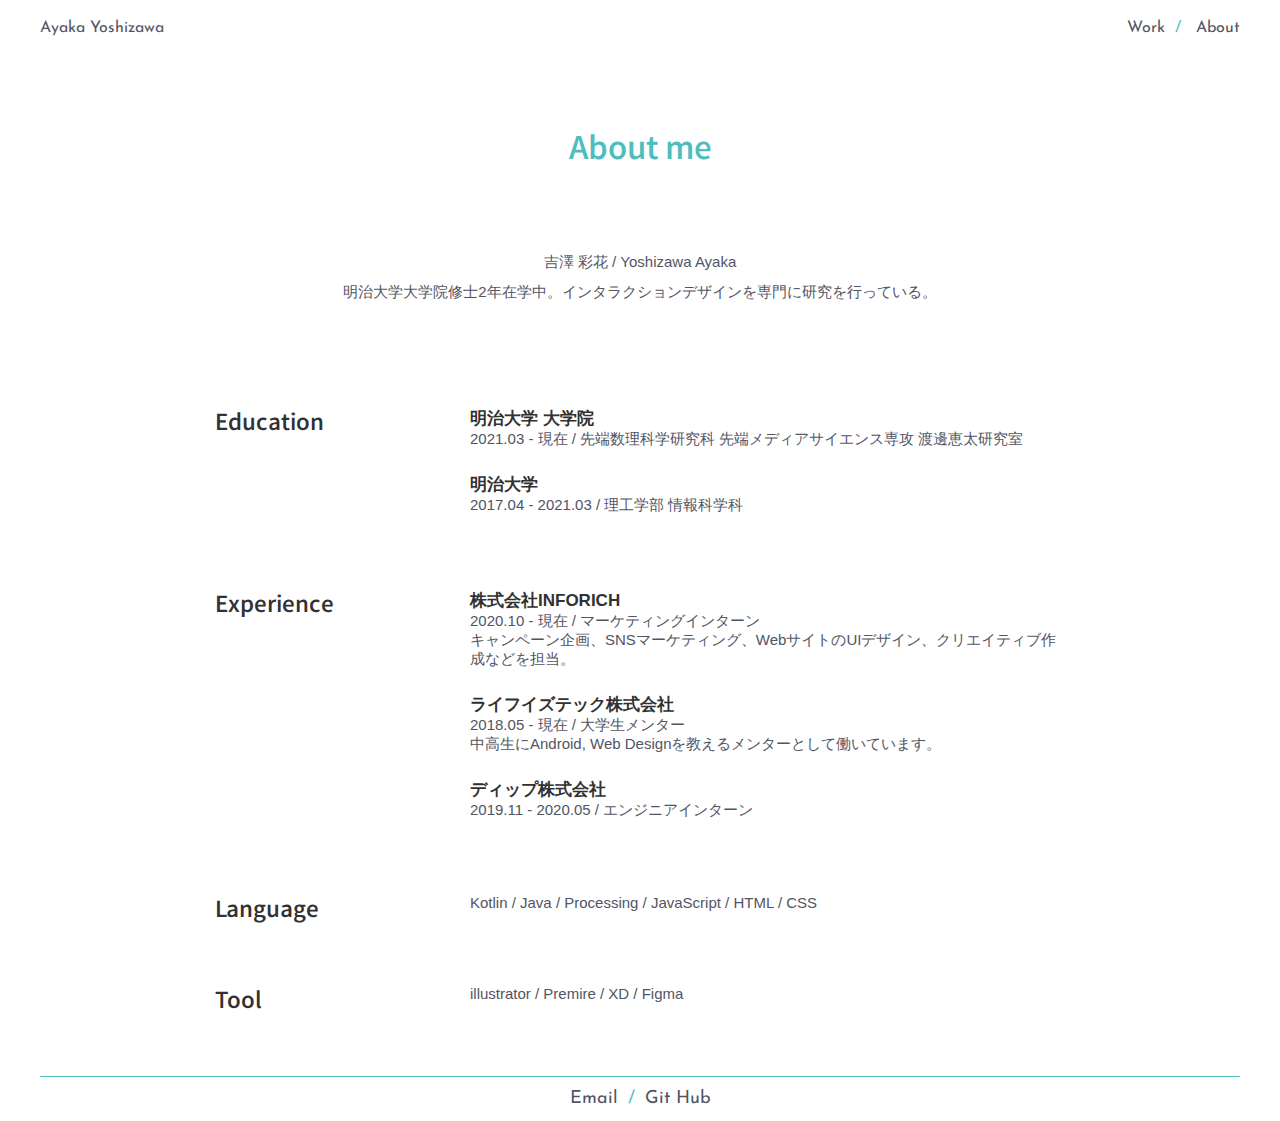
<file: about/about.html>
<!DOCTYPE html>
<html lang="en">
<head>
    <meta charset="UTF-8">
    <meta http-equiv="X-UA-Compatible" content="IE=edge">
    <meta name="viewport" content="width=device-width, initial-scale=1.0">
    <link rel="stylesheet" href="about.css">
    <title>Ayaka Yoshizawa - Portfolio</title>

    <style>@import url('https://fonts.googleapis.com/css2?family=Josefin+Sans:ital,wght@1,400&family=Varta:wght@700&display=swap');</style>
</head>
<body>
    <header>
        <div class="wrap">
            <a href="../index.html">Ayaka Yoshizawa</a>
            <div class="nav">
                <ul>
                    <li><a href="../index.html">Work</a></li>
                    <li><a href="/about/about.html">About</a></li>
                </ul>
            </div>
        </div>
    </header>

    <section>
        <div class="hello">
            <h1>About me</h1>
        </div>
    </section>

    <section>
        <div class="wrap">
            <div class="contents">
                <div class="intro">
                    <p>吉澤 彩花  /  Yoshizawa Ayaka</p>
                    <p>明治大学大学院修士2年在学中。インタラクションデザインを専門に研究を行っている。</p>
                </div>
                <div class="resume">
                    <div class="resume_item">
                        <h3>Education</h3>
                        <ul>
                            <li>
                                <strong>明治大学 大学院<br></strong>
                                <p>2021.03 -  現在 / 先端数理科学研究科 先端メディアサイエンス専攻 渡邊恵太研究室</p>
                            </li>
                            <li>
                                <strong>明治大学<br></strong>
                                <p>2017.04 - 2021.03 / 理工学部 情報科学科</p>
                            </li>
                        </ul>
                    </div>
                    <div class="resume_item">
                        <h3>Experience</h3>
                        <ul>
                            <li>
                                <strong>株式会社INFORICH<br></strong>
                                <p>2020.10 - 現在 / マーケティングインターン</p>
                                <p>キャンペーン企画、SNSマーケティング、WebサイトのUIデザイン、クリエイティブ作成などを担当。</p>
                            </li>
                            <li>
                                <strong>ライフイズテック株式会社<br></strong>
                                <p>2018.05 - 現在 / 大学生メンター</p>
                                <p>中高生にAndroid, Web Designを教えるメンターとして働いています。</p>
                            </li>
                            <li>
                                <strong>ディップ株式会社<br></strong>
                                <p>2019.11 - 2020.05 / エンジニアインターン</p>
                            </li>
                        </ul>
                    </div>
                    <div class="resume_item">
                        <h3>Language</h3>
                        <ul>
                            <li>
                                <p>Kotlin / Java / Processing / JavaScript / HTML / CSS</p>
                            </li>
                        </ul>
                    </div>
                    <div class="resume_item">
                        <h3>Tool</h3>
                        <ul>
                            <li>
                                <p>illustrator / Premire / XD / Figma</p>
                            </li>
                        </ul>
                    </div>
                </div>
            </div>
        </div>
    </section>

    <footer>
        <div class="wrap">
            <a href="mailto:a.chan.177002@gmail.com" target="_blank">Email</a>
            <a href="https://github.com/a-rinchan" target="_blank">Git Hub</a>
        </div>
    </footer>
</body>
</html>
</file>
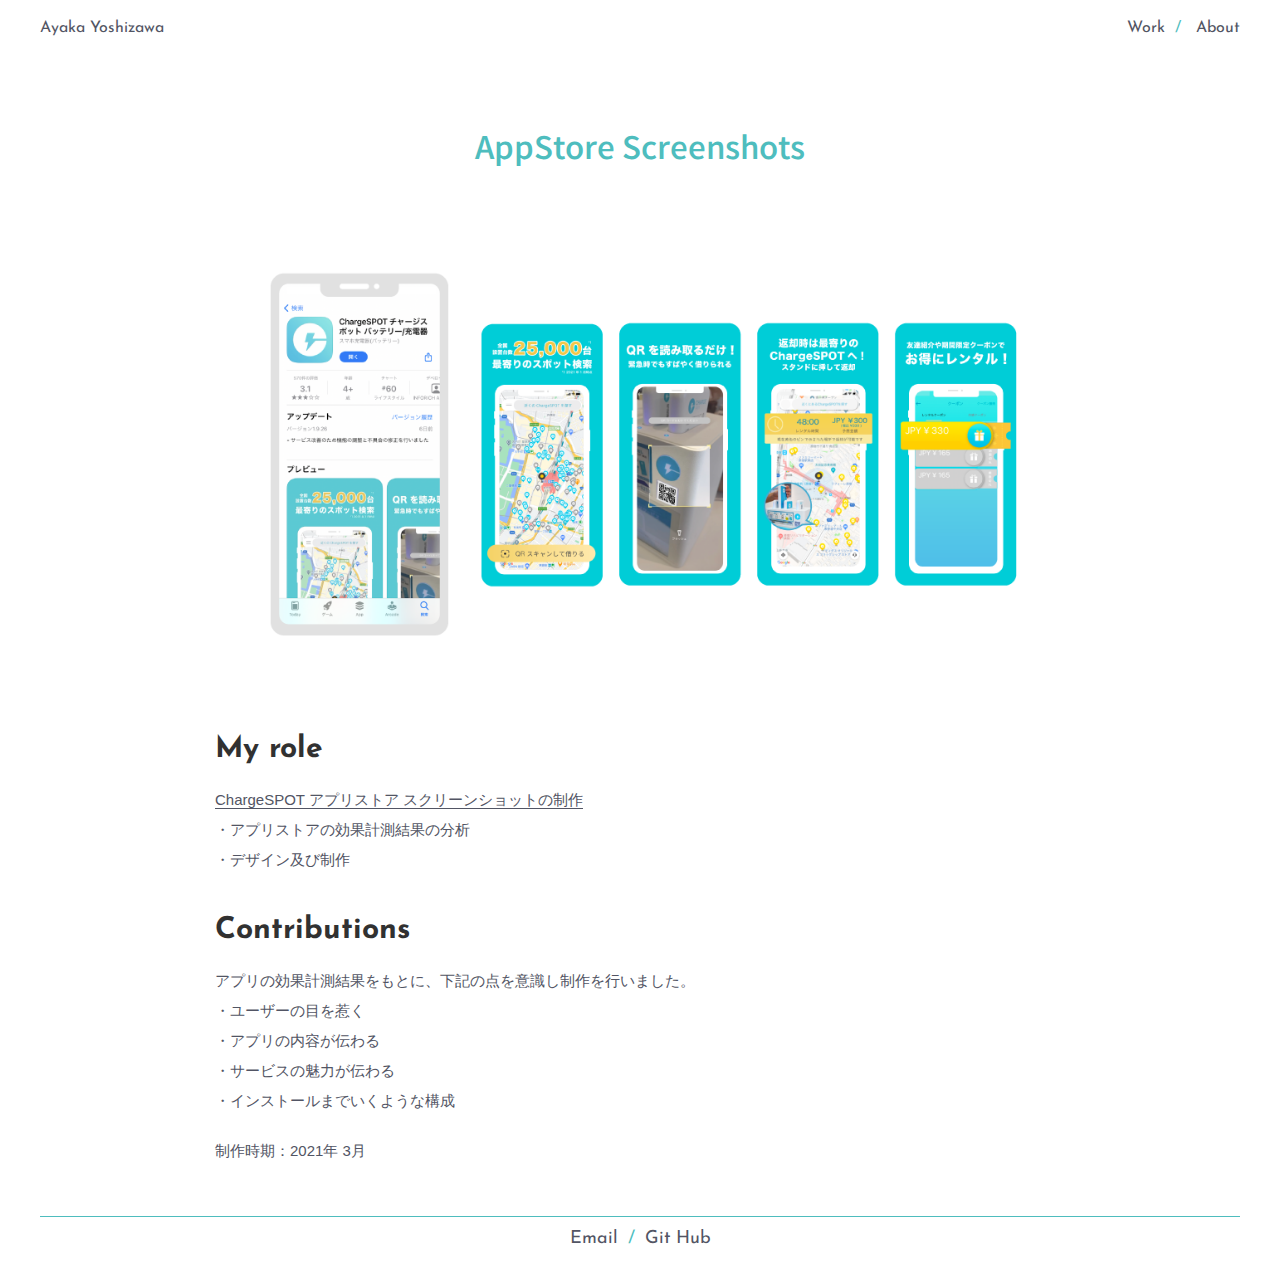
<file: work/cs_screenshots/cs_screenshots.html>
<!DOCTYPE html>
<html lang="en">
<head>
    <meta charset="UTF-8">
    <meta http-equiv="X-UA-Compatible" content="IE=edge">
    <meta name="viewport" content="width=device-width, initial-scale=1.0">
    <title>Ayaka Yoshizawa - Portfolio</title>
    <link rel="stylesheet" href="../work.css">

    <style>@import url('https://fonts.googleapis.com/css2?family=Josefin+Sans:ital,wght@1,400&family=Varta:wght@700&display=swap');</style>
</head>
<body>
    <header>
        <div class="wrap">
            <a href="../../index.html">Ayaka Yoshizawa</a>
            <div class="nav">
                <ul>
                    <li><a href="../../index.html">Work</a></li>
                    <li><a href="../../about/about.html">About</a></li>
                </ul>
            </div>
        </div>
    </header>

    <section>
        <div class="hello">
            <h1>AppStore Screenshots</h1>
        </div>
    </section>
    
    <section>
        <div class="wrap">
            <div class="contents">
                <figure>
                    <img src="img/CS_AppStore_header.png" alt="">
                </figure>
                <h2>My role</h2>
                <p><a href="https://apps.apple.com/jp/app/chargespot-%E3%83%81%E3%83%A3%E3%83%BC%E3%82%B8%E3%82%B9%E3%83%9D%E3%83%83%E3%83%88/id1272481966" target="_blank">ChargeSPOT アプリストア スクリーンショットの制作</a><br>
                    ・アプリストアの効果計測結果の分析<br>
                    ・デザイン及び制作
                </p>
                <h2>Contributions</h2>
                <p>
                    アプリの効果計測結果をもとに、下記の点を意識し制作を行いました。<br>
                    ・ユーザーの目を惹く<br>
                    ・アプリの内容が伝わる<br>
                    ・サービスの魅力が伝わる<br>
                    ・インストールまでいくような構成
                </p>
                <p>制作時期：2021年 3月</p>
            </div>
        </div>
    </section>
    <footer>
        <div class="wrap">
            <a href="mailto:a.chan.177002@gmail.com" target="_blank">Email</a>
            <a href="https://github.com/a-rinchan" target="_blank">Git Hub</a>
        </div>
    </footer>
</body>
</html>
</file>
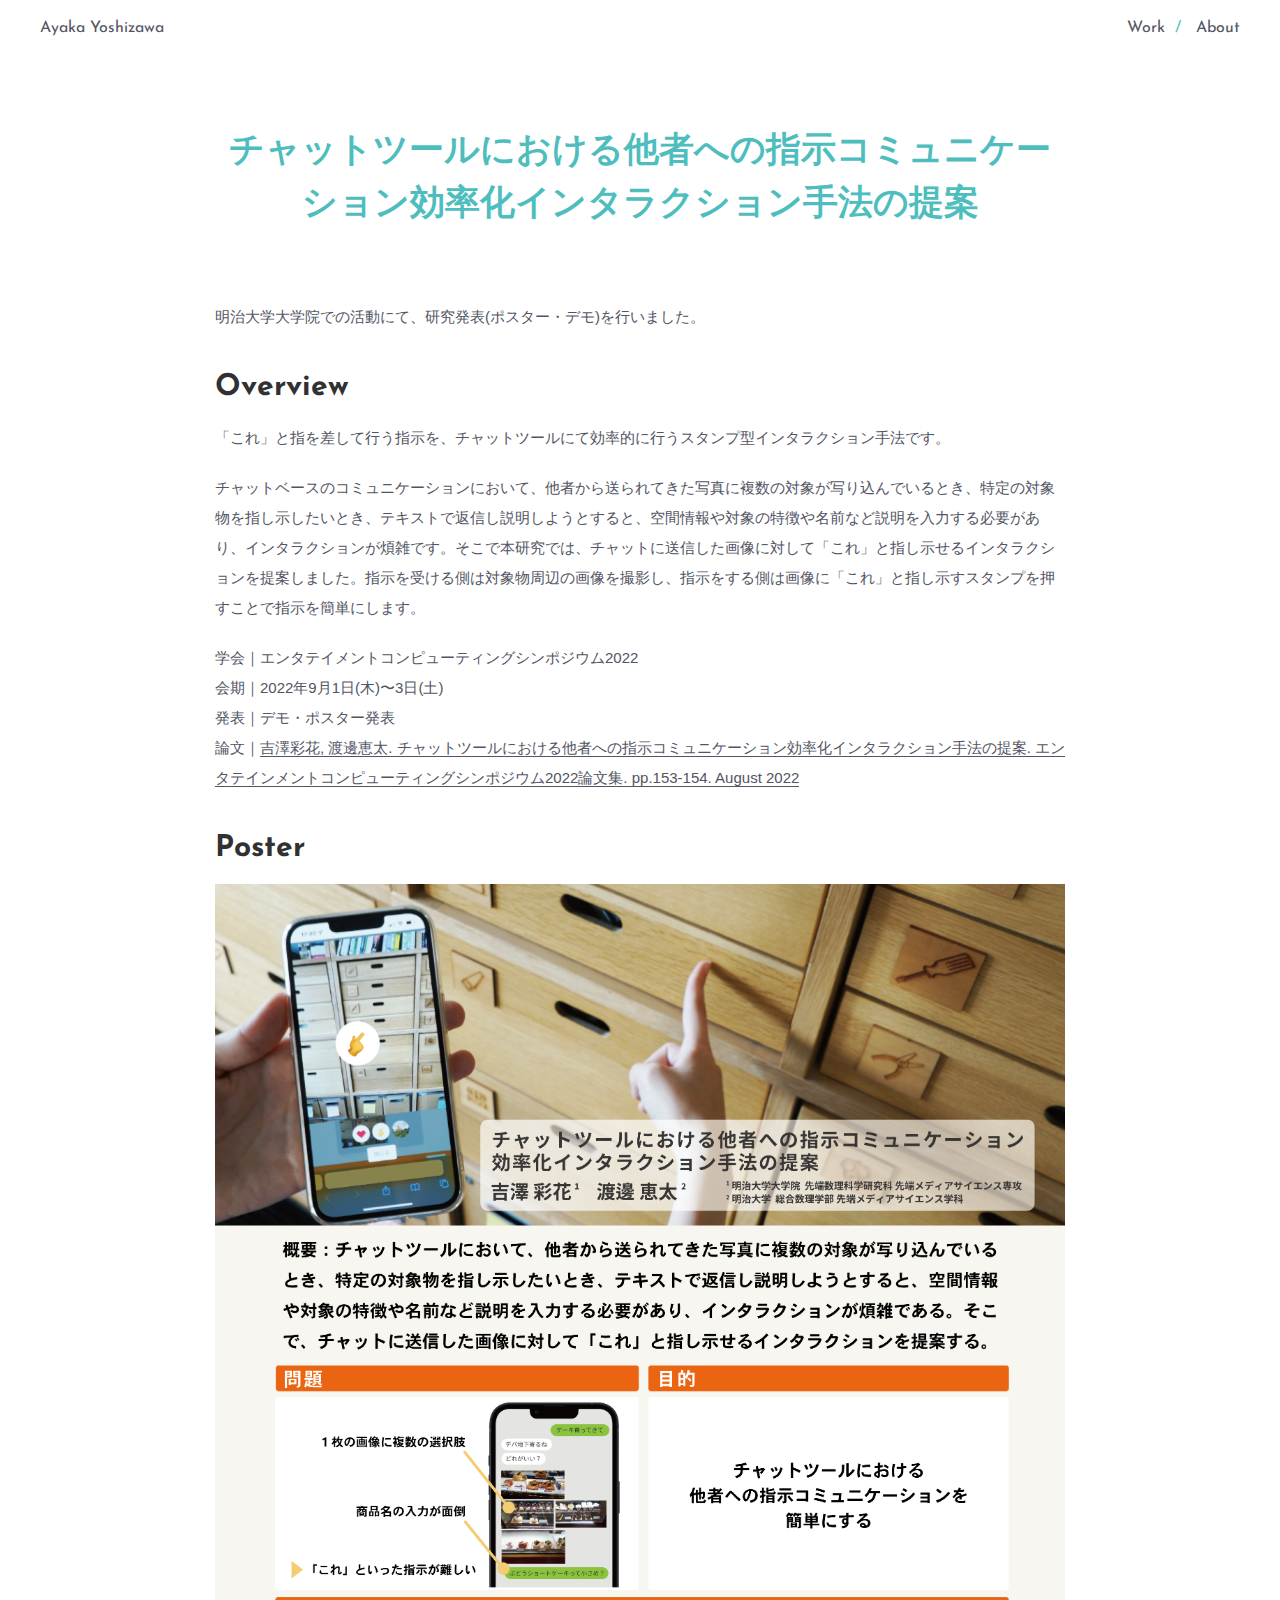
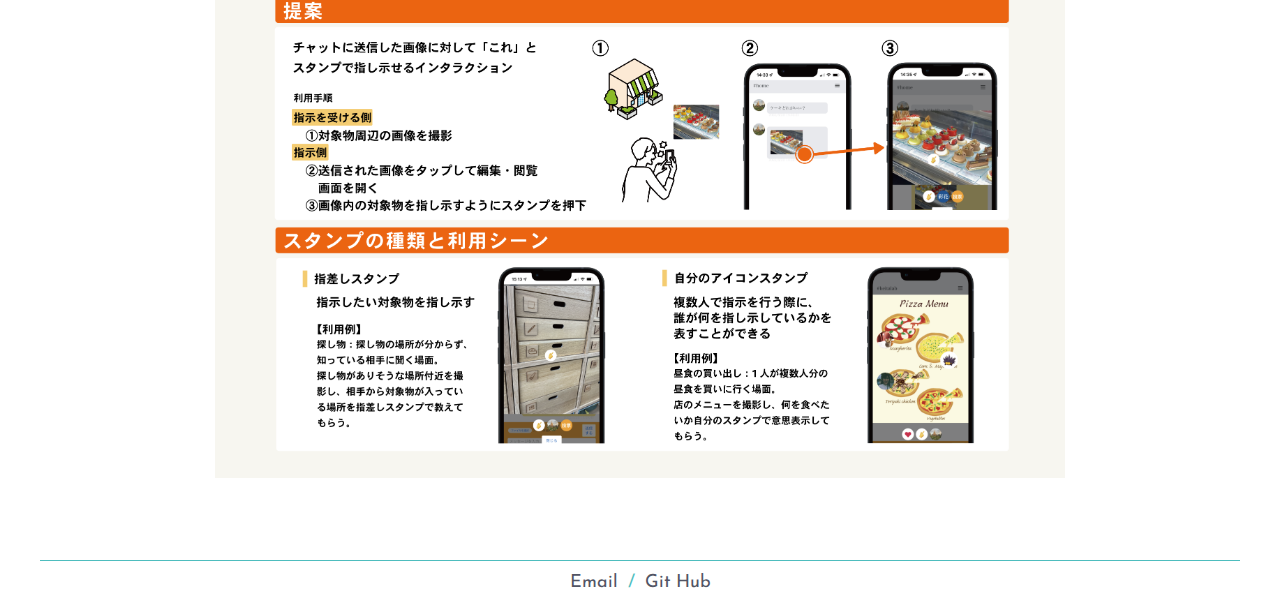
<file: work/ec_ischat/ec_ischat.html>
<!DOCTYPE html>
<html lang="en">
<head>
    <meta charset="UTF-8">
    <meta http-equiv="X-UA-Compatible" content="IE=edge">
    <meta name="viewport" content="width=device-width, initial-scale=1.0">
    <title>Ayaka Yoshizawa - Portfolio</title>
    <link rel="stylesheet" href="../work.css">

    <style>@import url('https://fonts.googleapis.com/css2?family=Josefin+Sans:ital,wght@1,400&family=Varta:wght@700&display=swap');</style>
</head>
<body>
    <header>
        <div class="wrap">
            <a href="../../index.html">Ayaka Yoshizawa</a>
            <div class="nav">
                <ul>
                    <li><a href="../../index.html">Work</a></li>
                    <li><a href="../../about/about.html">About</a></li>
                </ul>
            </div>
        </div>
    </header>

    <section>
        <div class="hello">
            <h1>チャットツールにおける他者への指示コミュニケーション効率化インタラクション手法の提案</h1>
        </div>
    </section>
    
    <section>
        <div class="wrap">
            <div class="contents">
                <p>明治大学大学院での活動にて、研究発表(ポスター・デモ)を行いました。</p>
                <h2>Overview</h2>
                <p>
                    「これ」と指を差して行う指示を、チャットツールにて効率的に行うスタンプ型インタラクション手法です。
                </p>
                <p>チャットベースのコミュニケーションにおいて、他者から送られてきた写真に複数の対象が写り込んでいるとき、特定の対象物を指し示したいとき、テキストで返信し説明しようとすると、空間情報や対象の特徴や名前など説明を入力する必要があり、インタラクションが煩雑です。そこで本研究では、チャットに送信した画像に対して「これ」と指し示せるインタラクションを提案しました。指示を受ける側は対象物周辺の画像を撮影し、指示をする側は画像に「これ」と指し示すスタンプを押すことで指示を簡単にします。</p>
                <p>
                    学会｜エンタテイメントコンピューティングシンポジウム2022<br>
                    会期｜2022年9月1日(木)〜3日(土)<br>
                    発表｜デモ・ポスター発表<br>
                    論文｜<a href="http://id.nii.ac.jp/1001/00219402/">吉澤彩花, 渡邊恵太. チャットツールにおける他者への指示コミュニケーション効率化インタラクション手法の提案. エンタテインメントコンピューティングシンポジウム2022論文集. pp.153-154. August 2022</a>
                </p>

                <h2>Poster</h2>
                <figure>
                    <img src="img/ecposter.png" alt="">
                </figure>
            </div>
        </div>
    </section>
    <footer>
        <div class="wrap">
            <a href="mailto:a.chan.177002@gmail.com" target="_blank">Email</a>
            <a href="https://github.com/a-rinchan" target="_blank">Git Hub</a>
        </div>
    </footer>
</body>
</html>
</file>
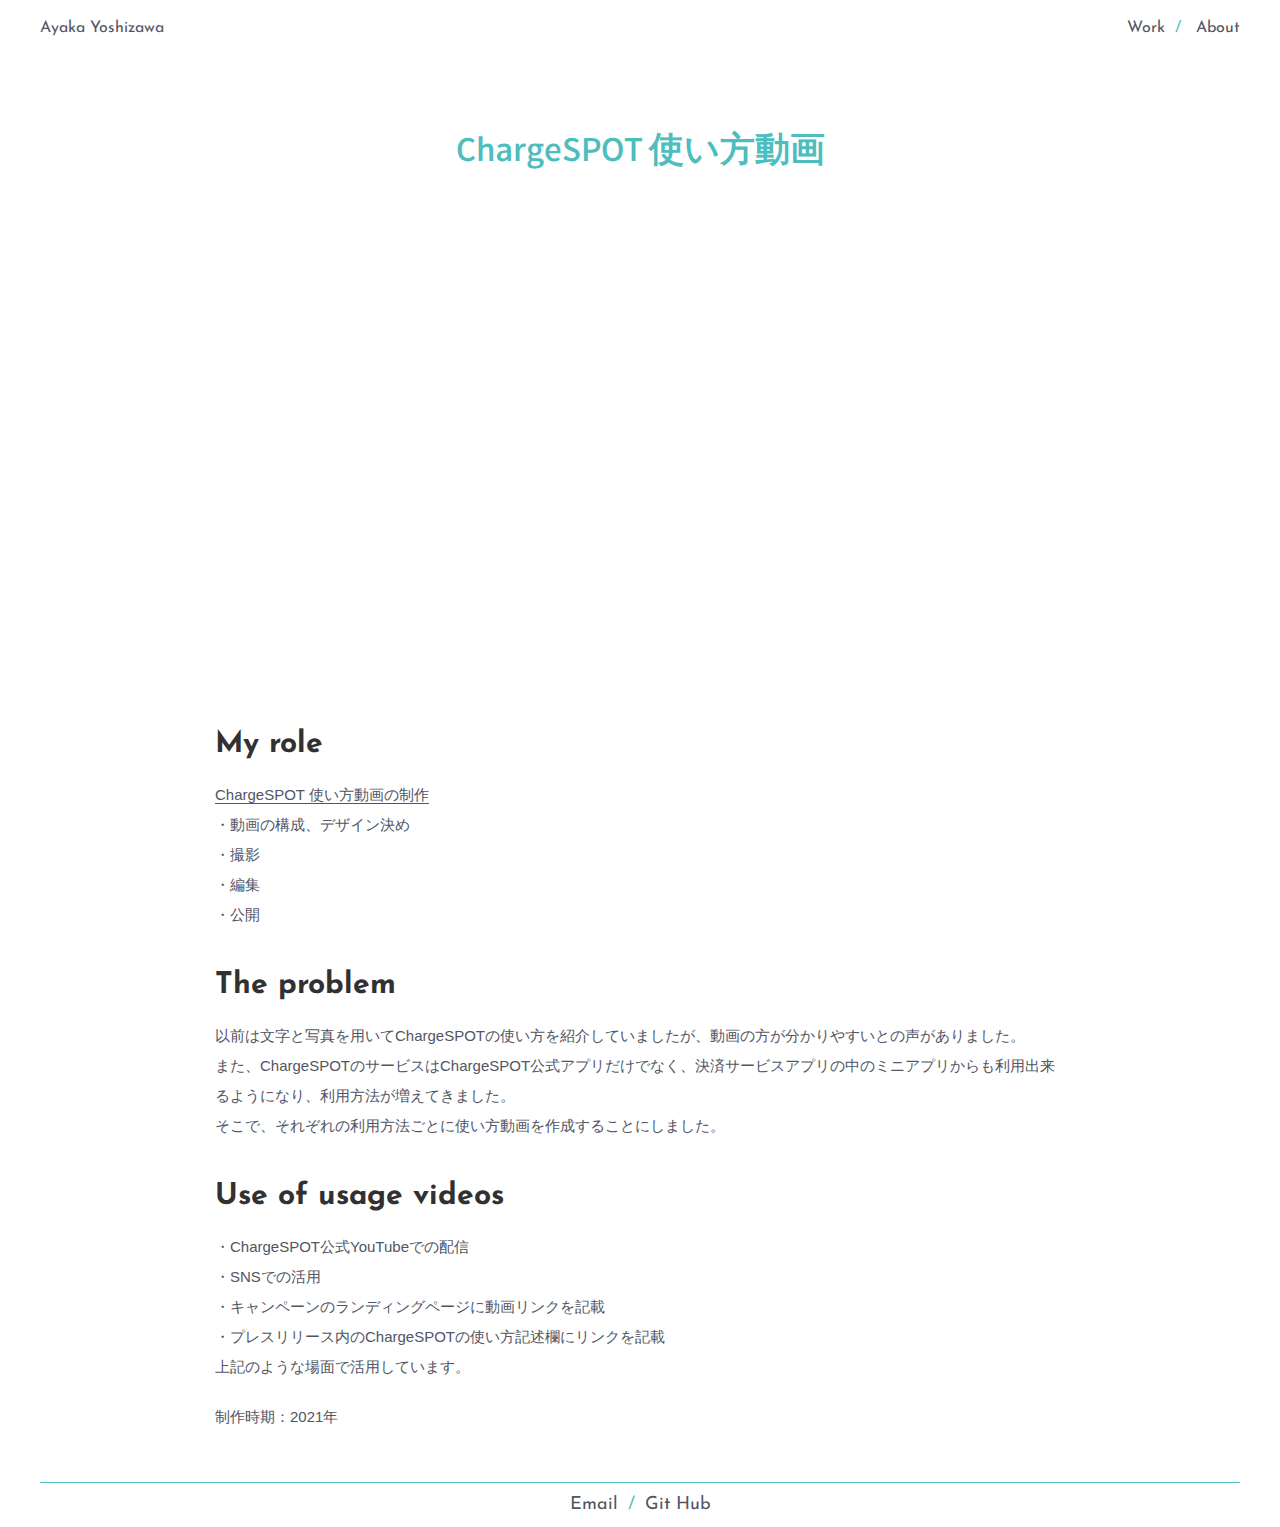
<file: work/how_to_movie/how_to_movie.html>
<!DOCTYPE html>
<html lang="en">
<head>
    <meta charset="UTF-8">
    <meta http-equiv="X-UA-Compatible" content="IE=edge">
    <meta name="viewport" content="width=device-width, initial-scale=1.0">
    <title>Ayaka Yoshizawa - Portfolio</title>
    <link rel="stylesheet" href="../work.css">

    <style>@import url('https://fonts.googleapis.com/css2?family=Josefin+Sans:ital,wght@1,400&family=Varta:wght@700&display=swap');</style>
</head>
<body>
    <header>
        <div class="wrap">
            <a href="../../index.html">Ayaka Yoshizawa</a>
            <div class="nav">
                <ul>
                    <li><a href="../../index.html">Work</a></li>
                    <li><a href="../../about/about.html">About</a></li>
                </ul>
            </div>
        </div>
    </header>

    <section>
        <div class="hello">
            <h1>ChargeSPOT 使い方動画</h1>
        </div>
    </section>
    
    <section>
        <div class="wrap">
            <div class="contents">
                <iframe src="https://www.youtube.com/embed/4MPREnKKaL0" title="YouTube video player" modestbranding="1" rel="0" frameborder="0" allow="accelerometer; autoplay; clipboard-write; encrypted-media; gyroscope; picture-in-picture" allowfullscreen></iframe>
                <h2>My role</h2>
                <p><a href="https://www.youtube.com/channel/UCga6eNh97wNLmsxUMJDM31A" target="_blank">ChargeSPOT 使い方動画の制作</a><br>
                    ・動画の構成、デザイン決め<br>
                    ・撮影<br>
                    ・編集<br>
                    ・公開
                </p>
                <h2>The problem</h2>
                <p>
                    以前は文字と写真を用いてChargeSPOTの使い方を紹介していましたが、動画の方が分かりやすいとの声がありました。<br>
                    また、ChargeSPOTのサービスはChargeSPOT公式アプリだけでなく、決済サービスアプリの中のミニアプリからも利用出来るようになり、利用方法が増えてきました。<br>
                    そこで、それぞれの利用方法ごとに使い方動画を作成することにしました。
                </p>
                <h2>Use of usage videos</h2>
                <p>・ChargeSPOT公式YouTubeでの配信<br>
                    ・SNSでの活用<br>
                    ・キャンペーンのランディングページに動画リンクを記載<br>
                    ・プレスリリース内のChargeSPOTの使い方記述欄にリンクを記載<br>
                    上記のような場面で活用しています。
                </p>
                <p>制作時期：2021年</p>
            </div>
        </div>
    </section>
    <footer>
        <div class="wrap">
            <a href="mailto:a.chan.177002@gmail.com" target="_blank">Email</a>
            <a href="https://github.com/a-rinchan" target="_blank">Git Hub</a>
        </div>
    </footer>
</body>
</html>
</file>
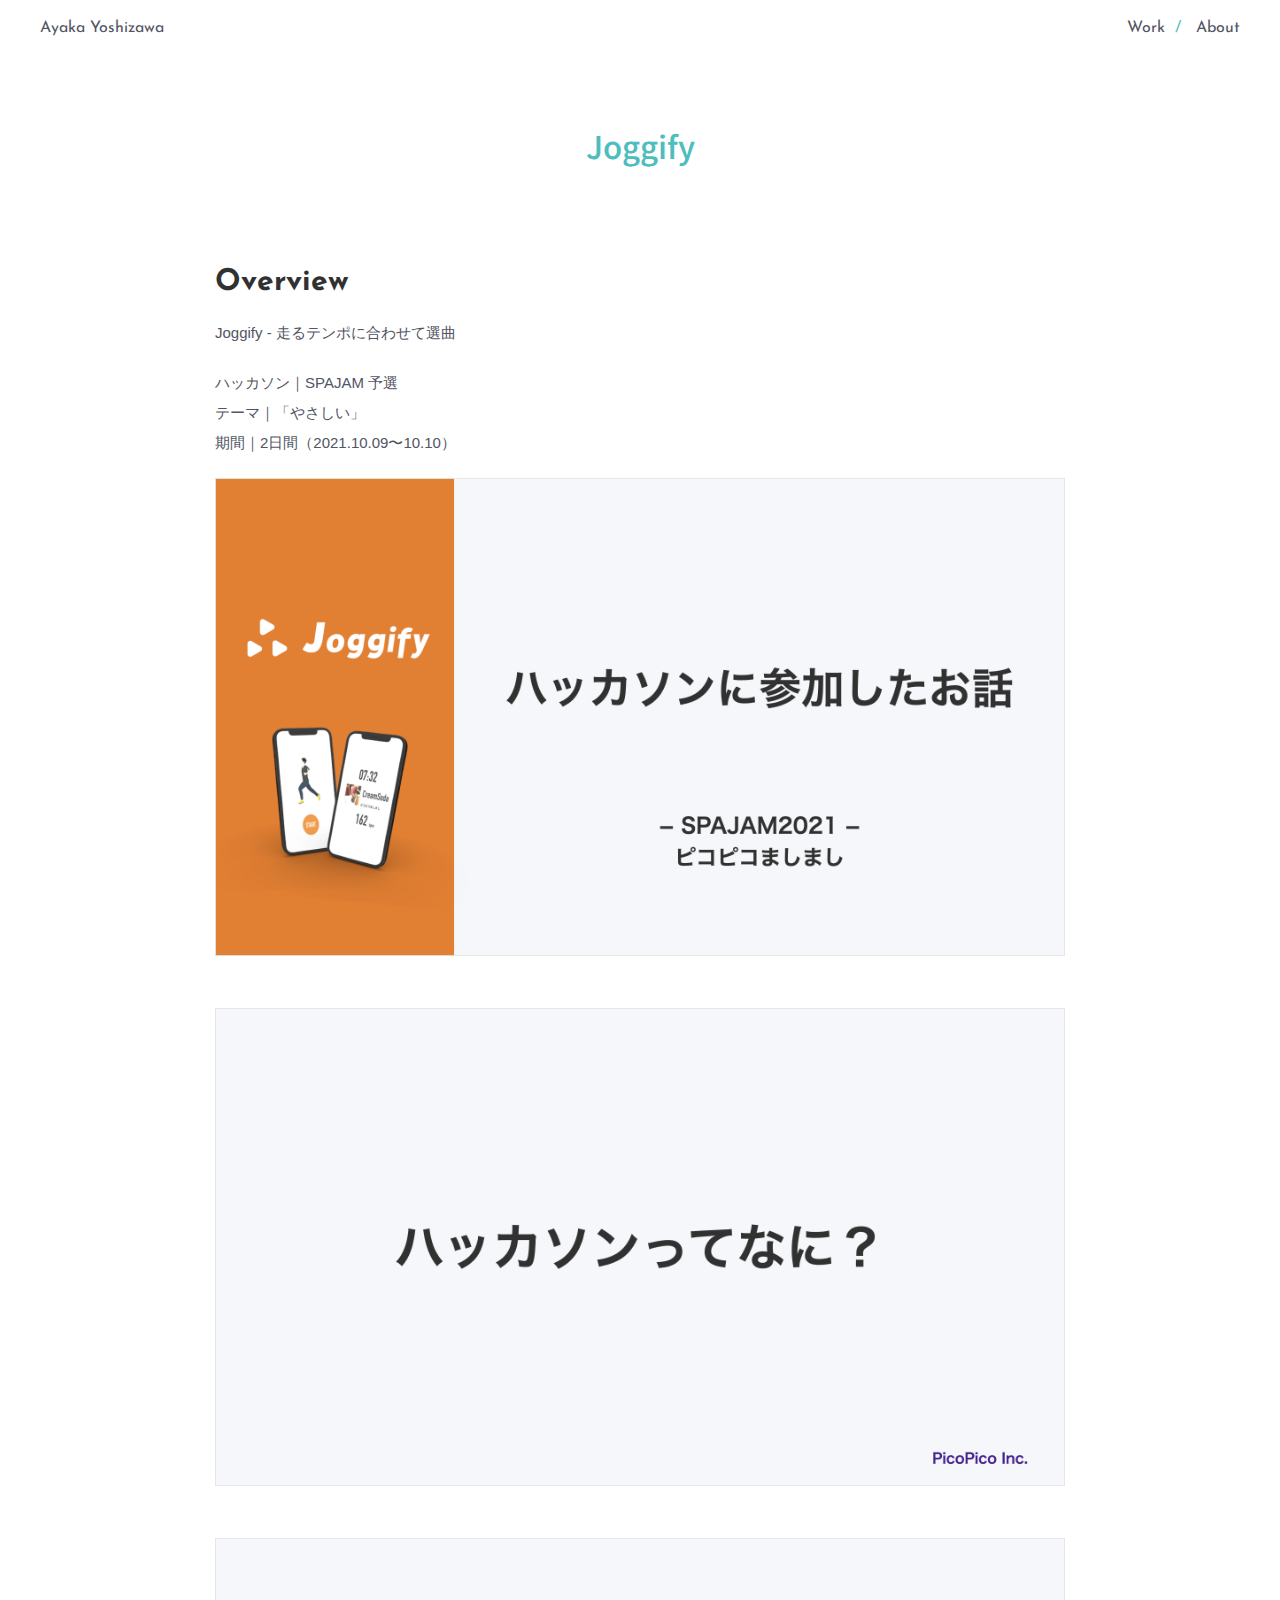
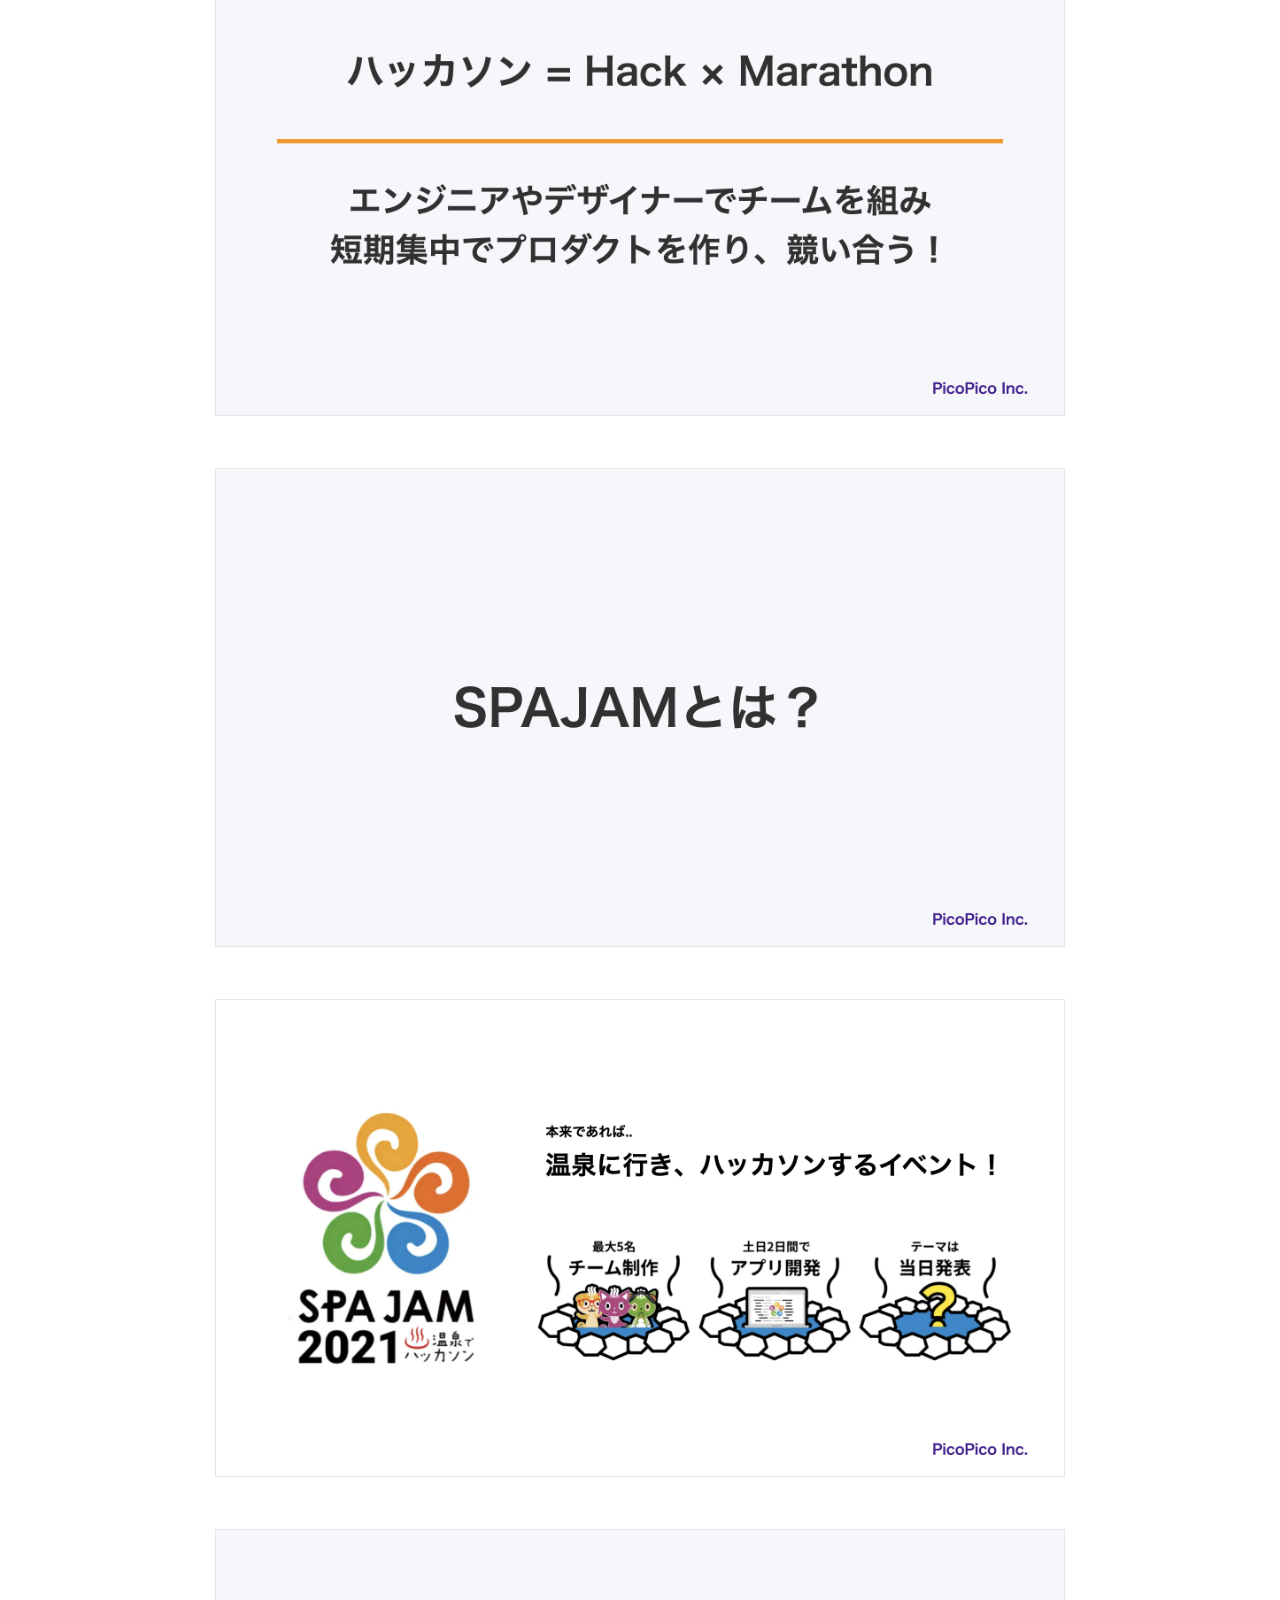
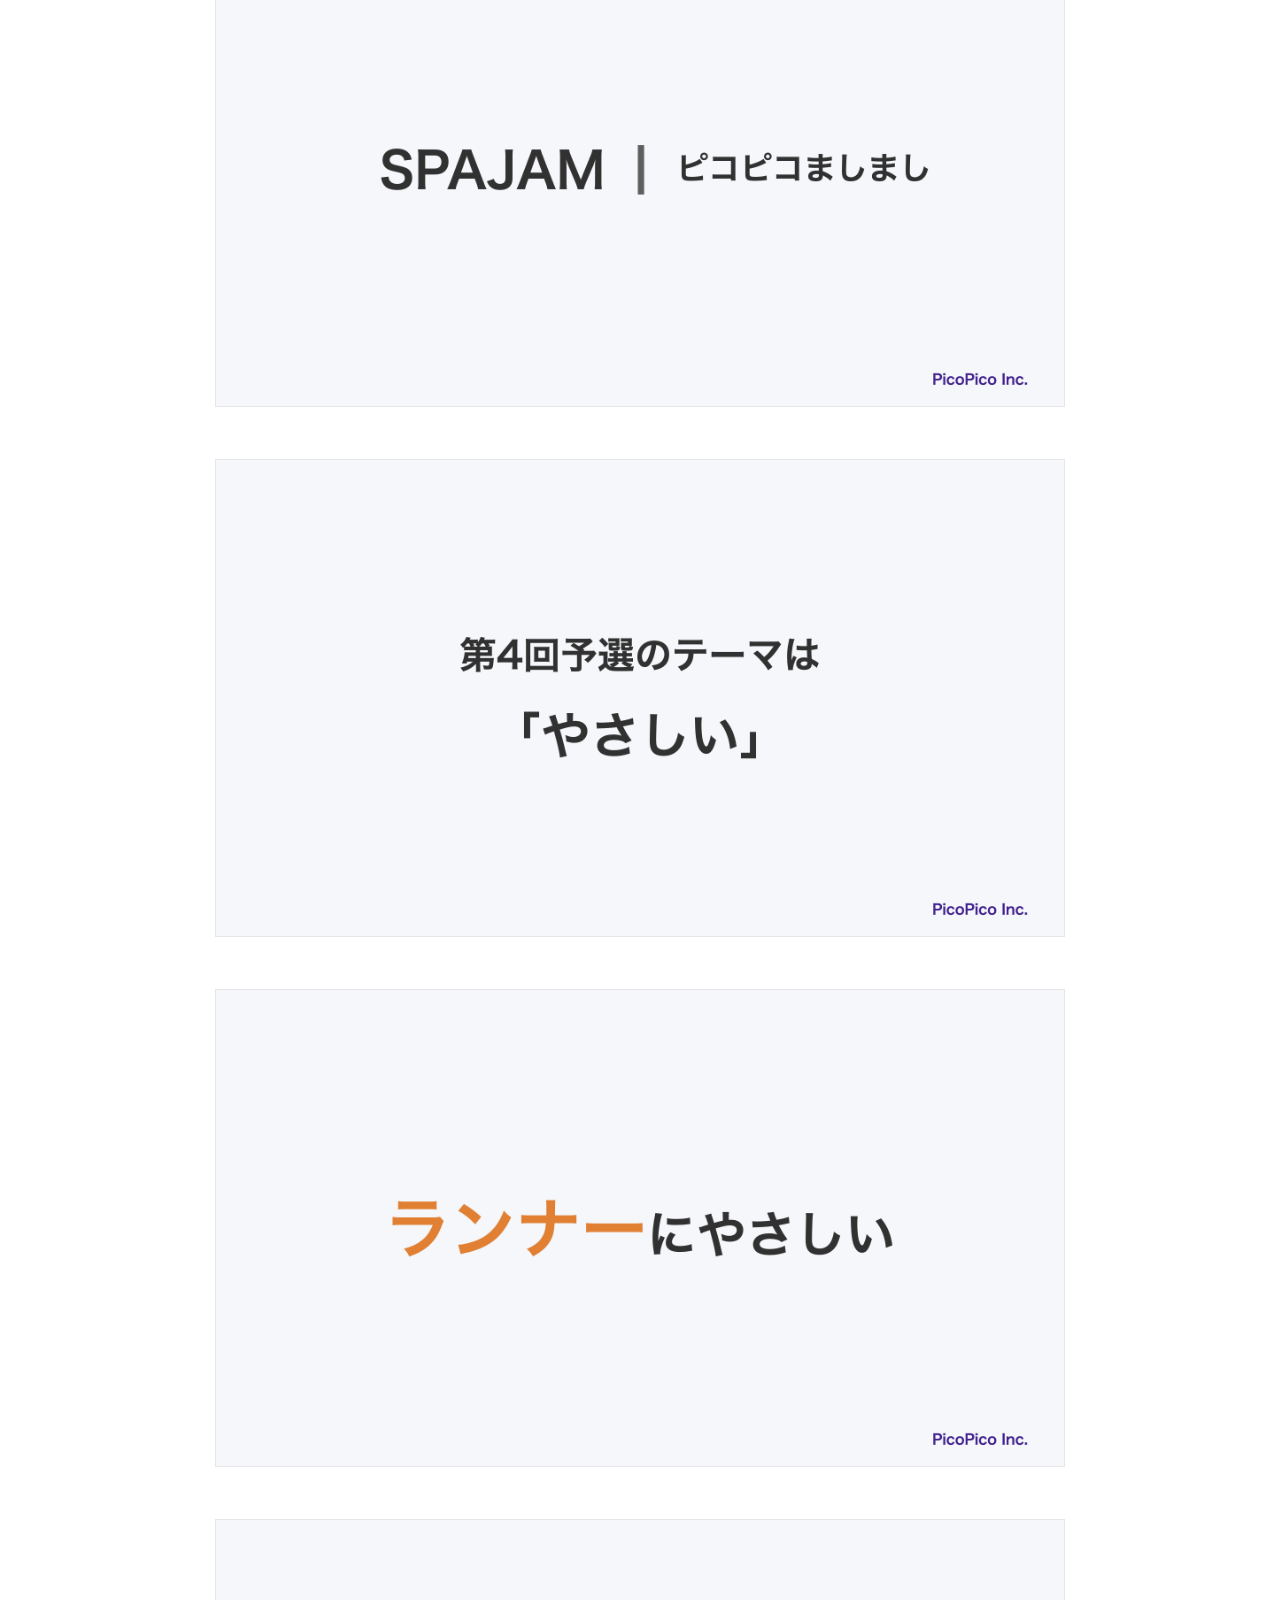
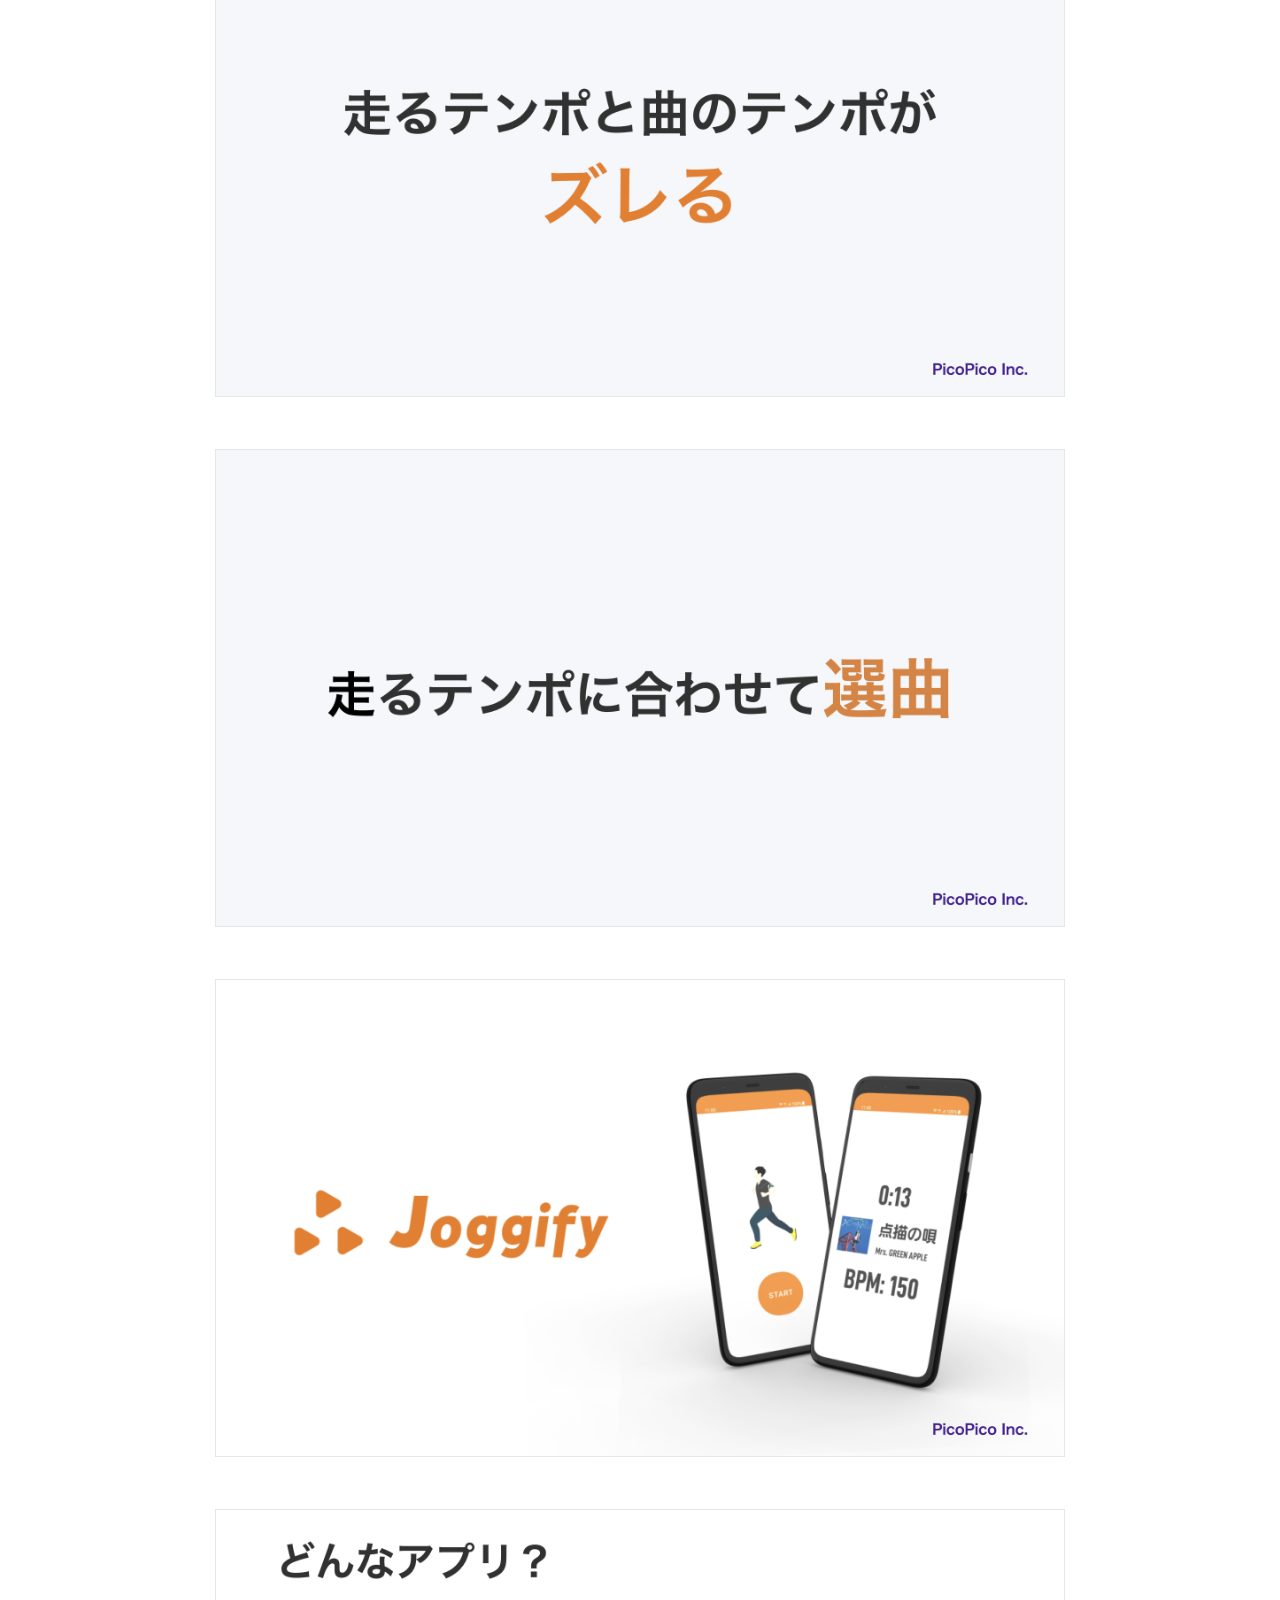
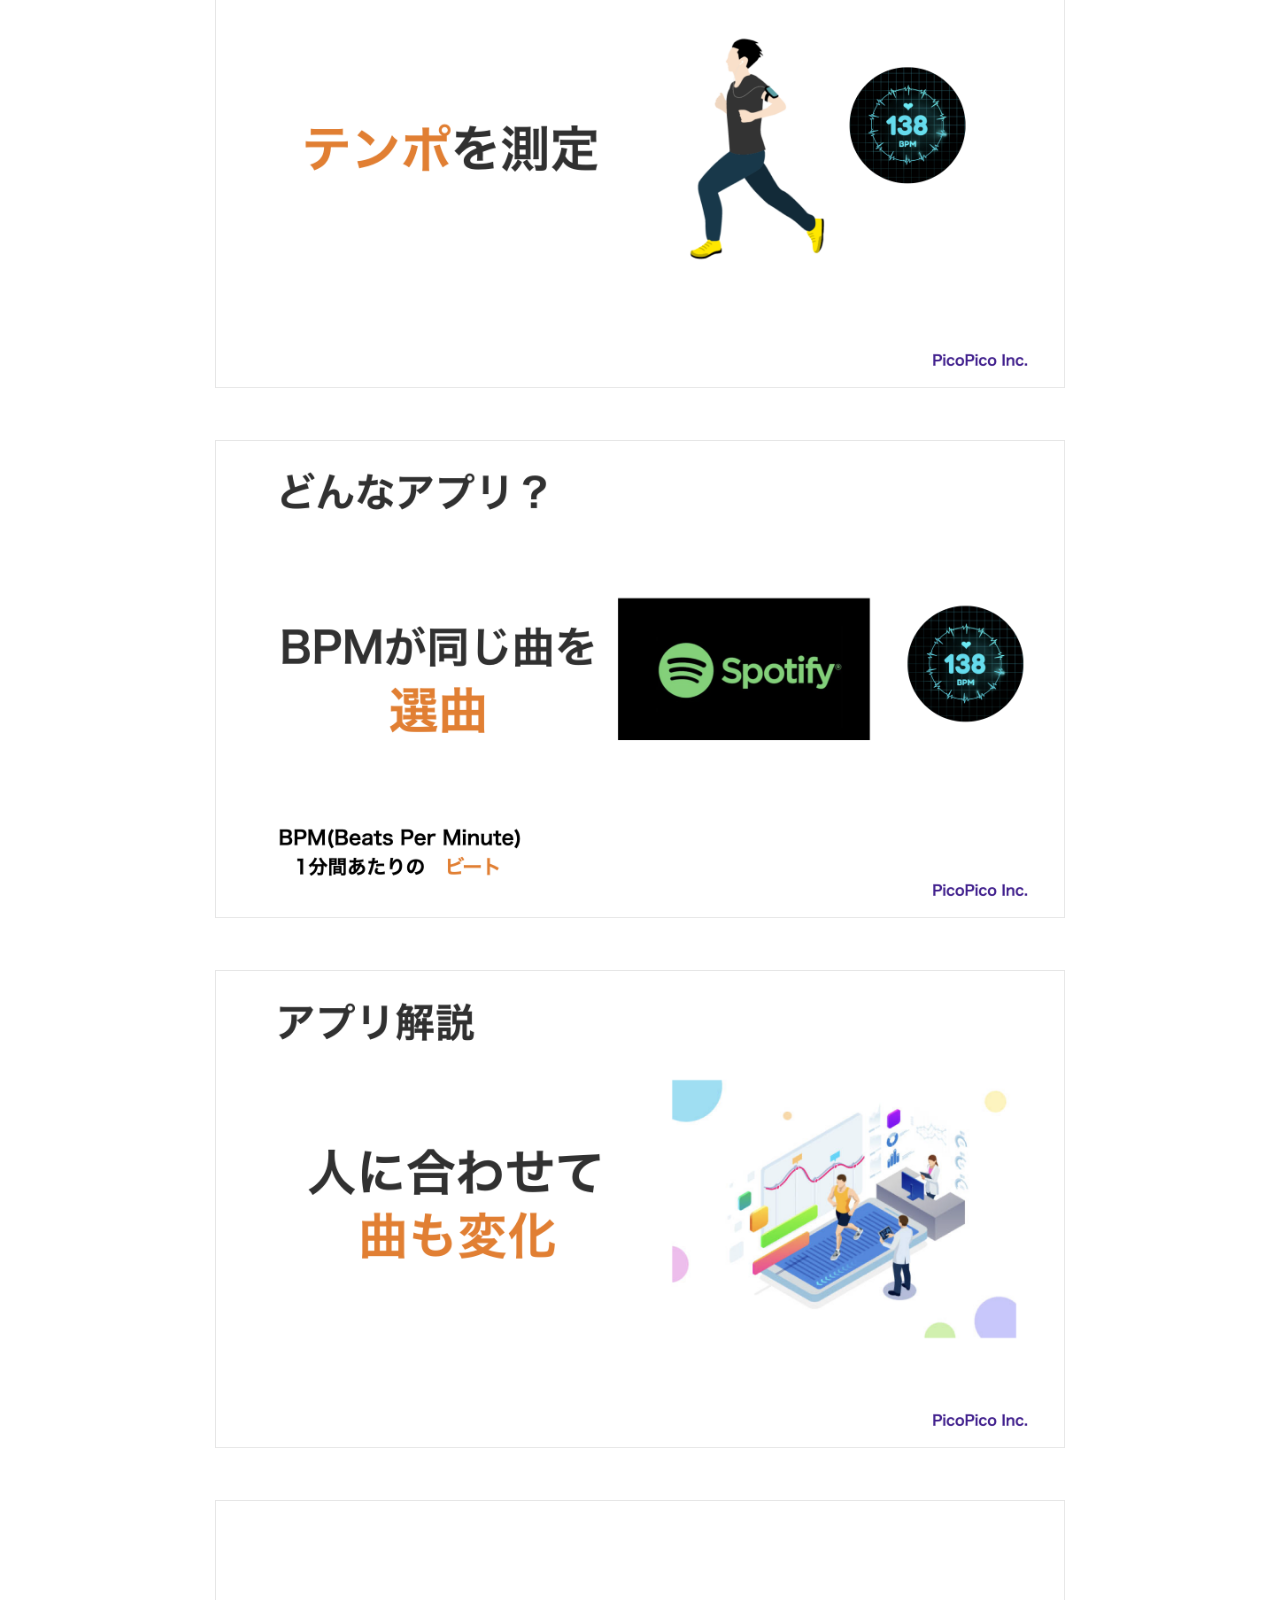
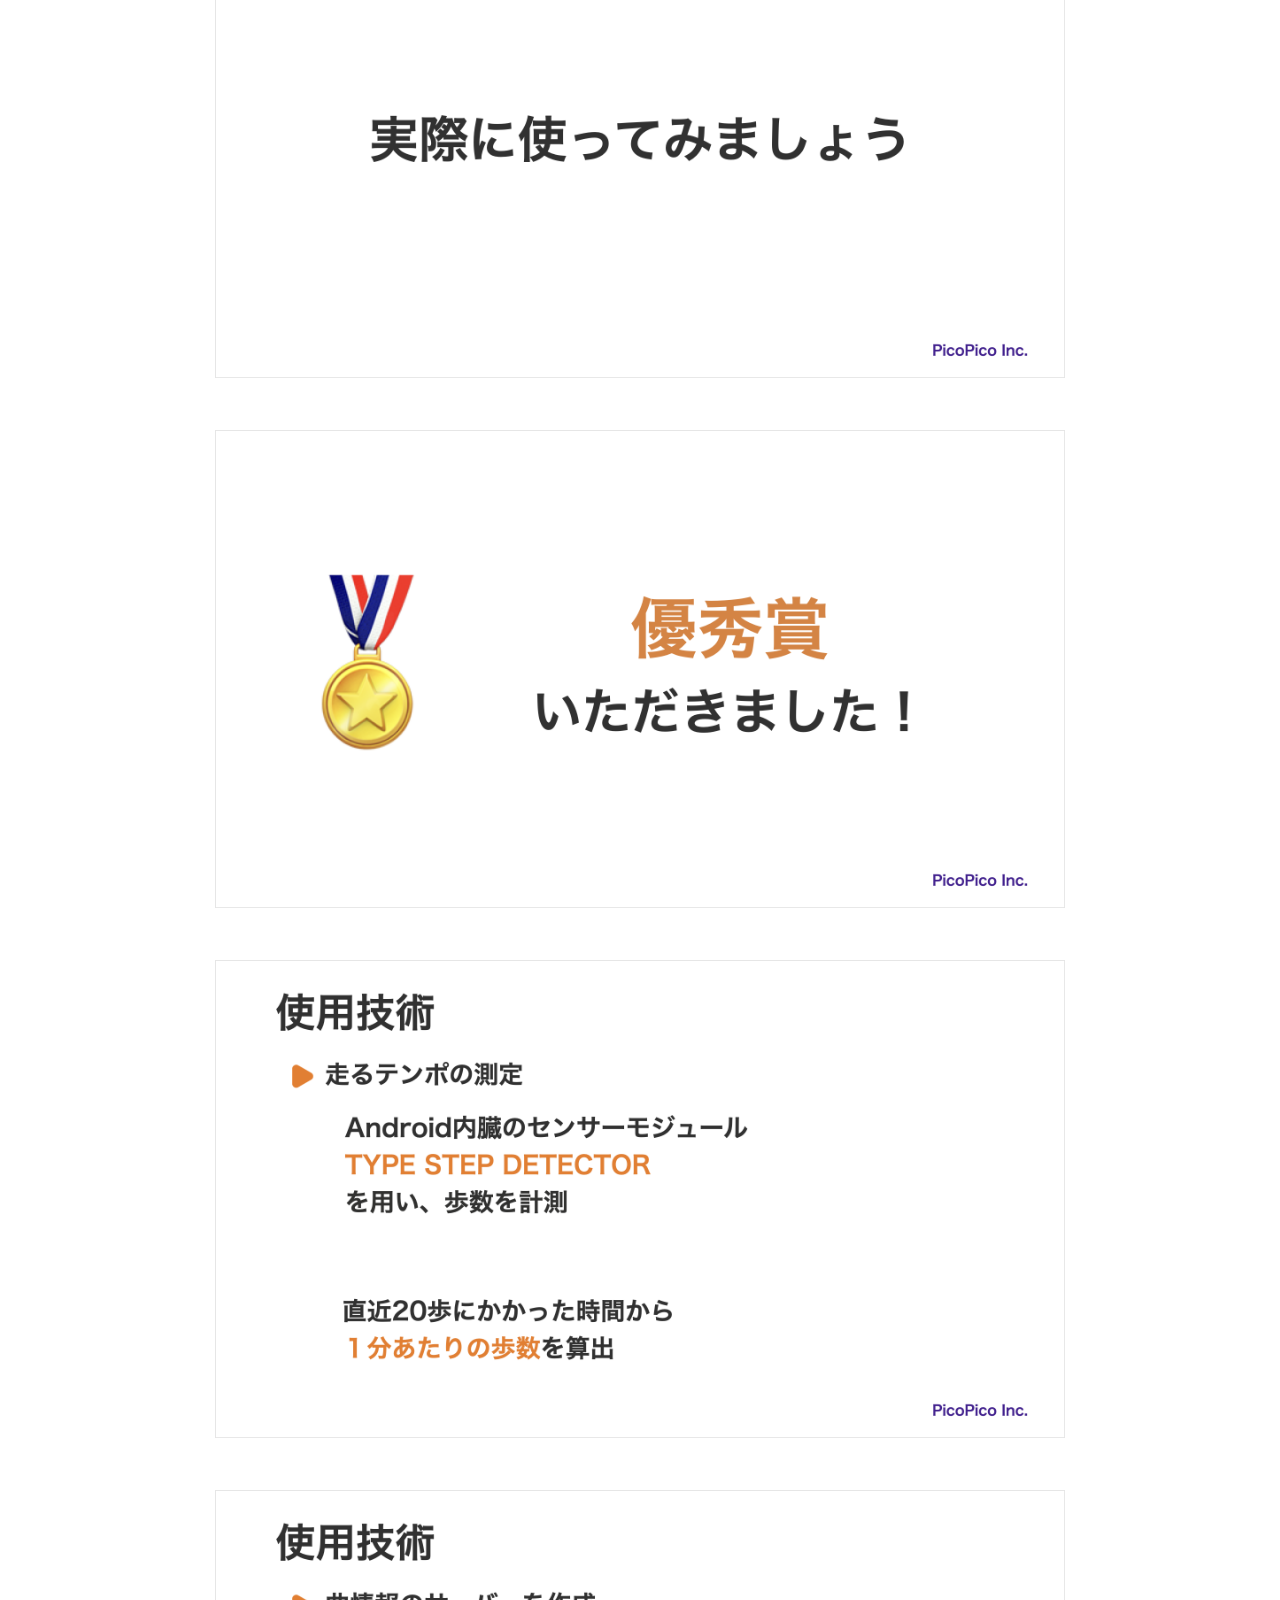
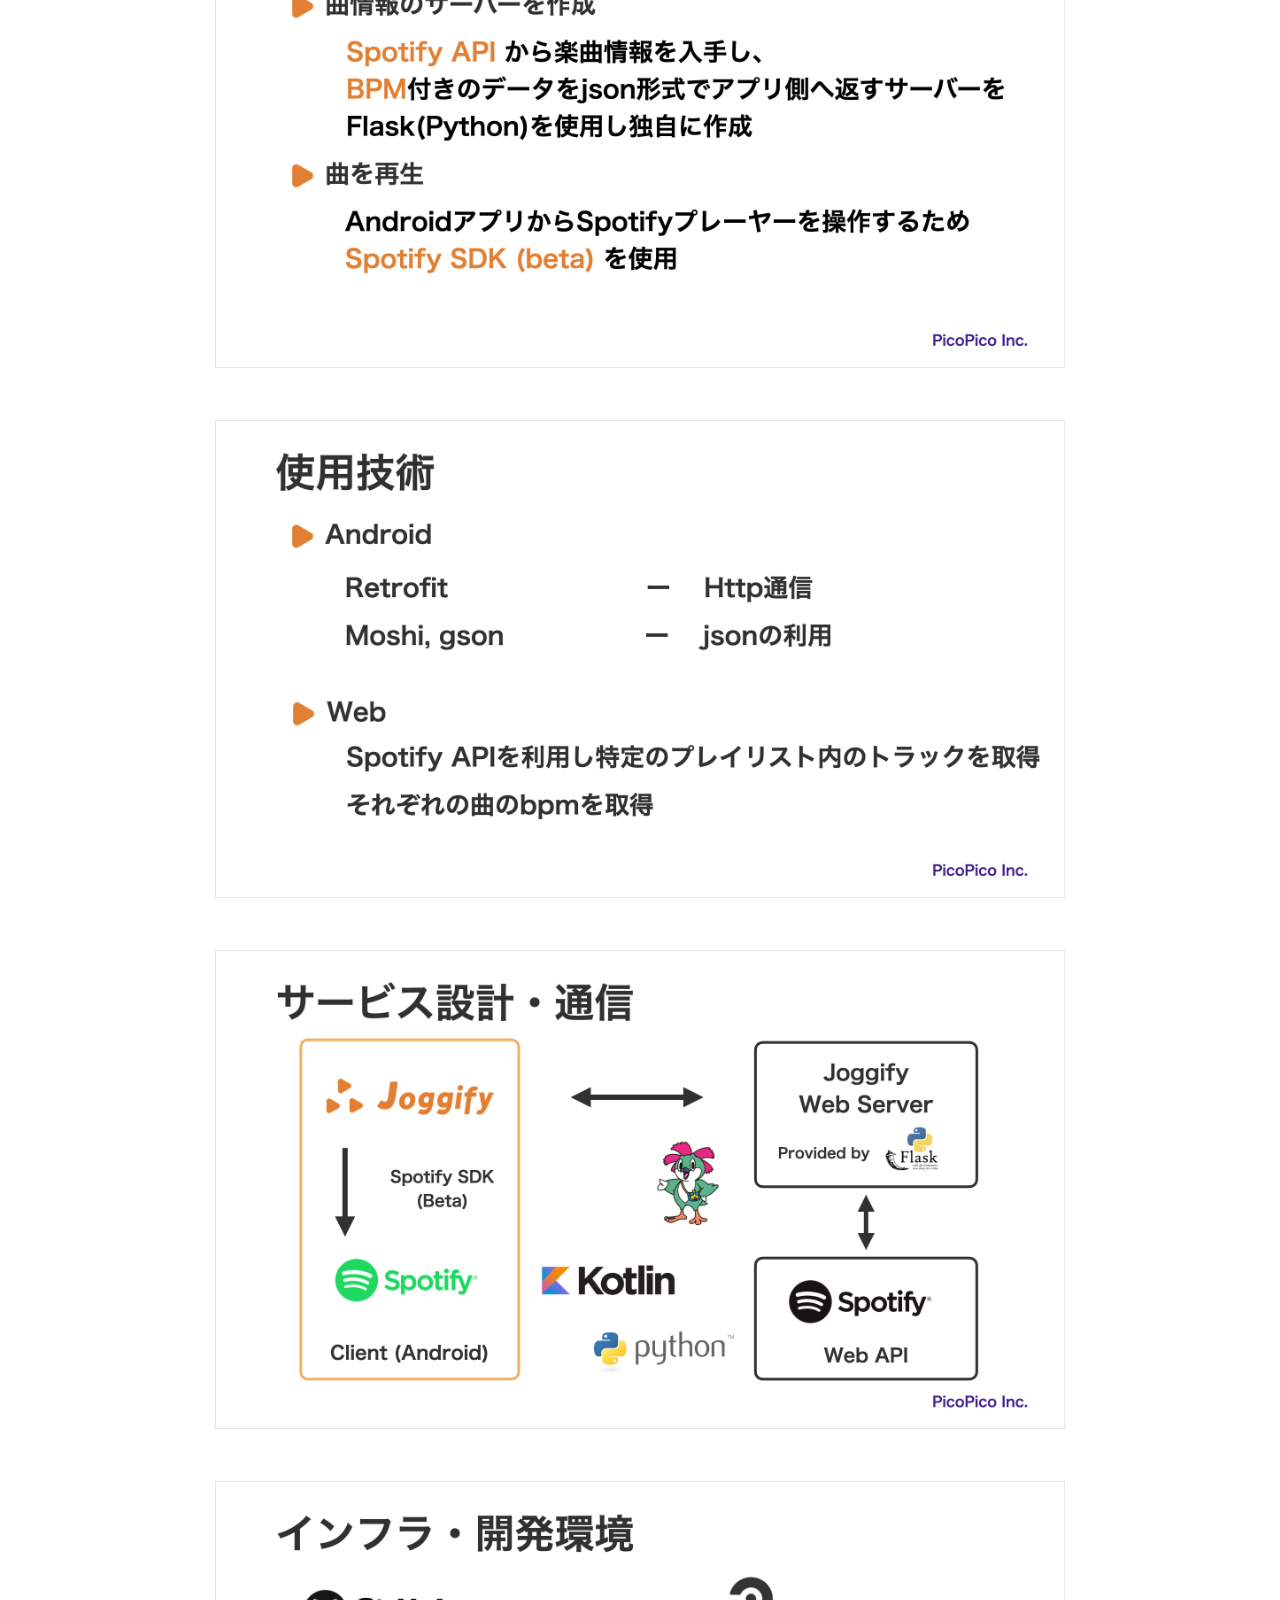
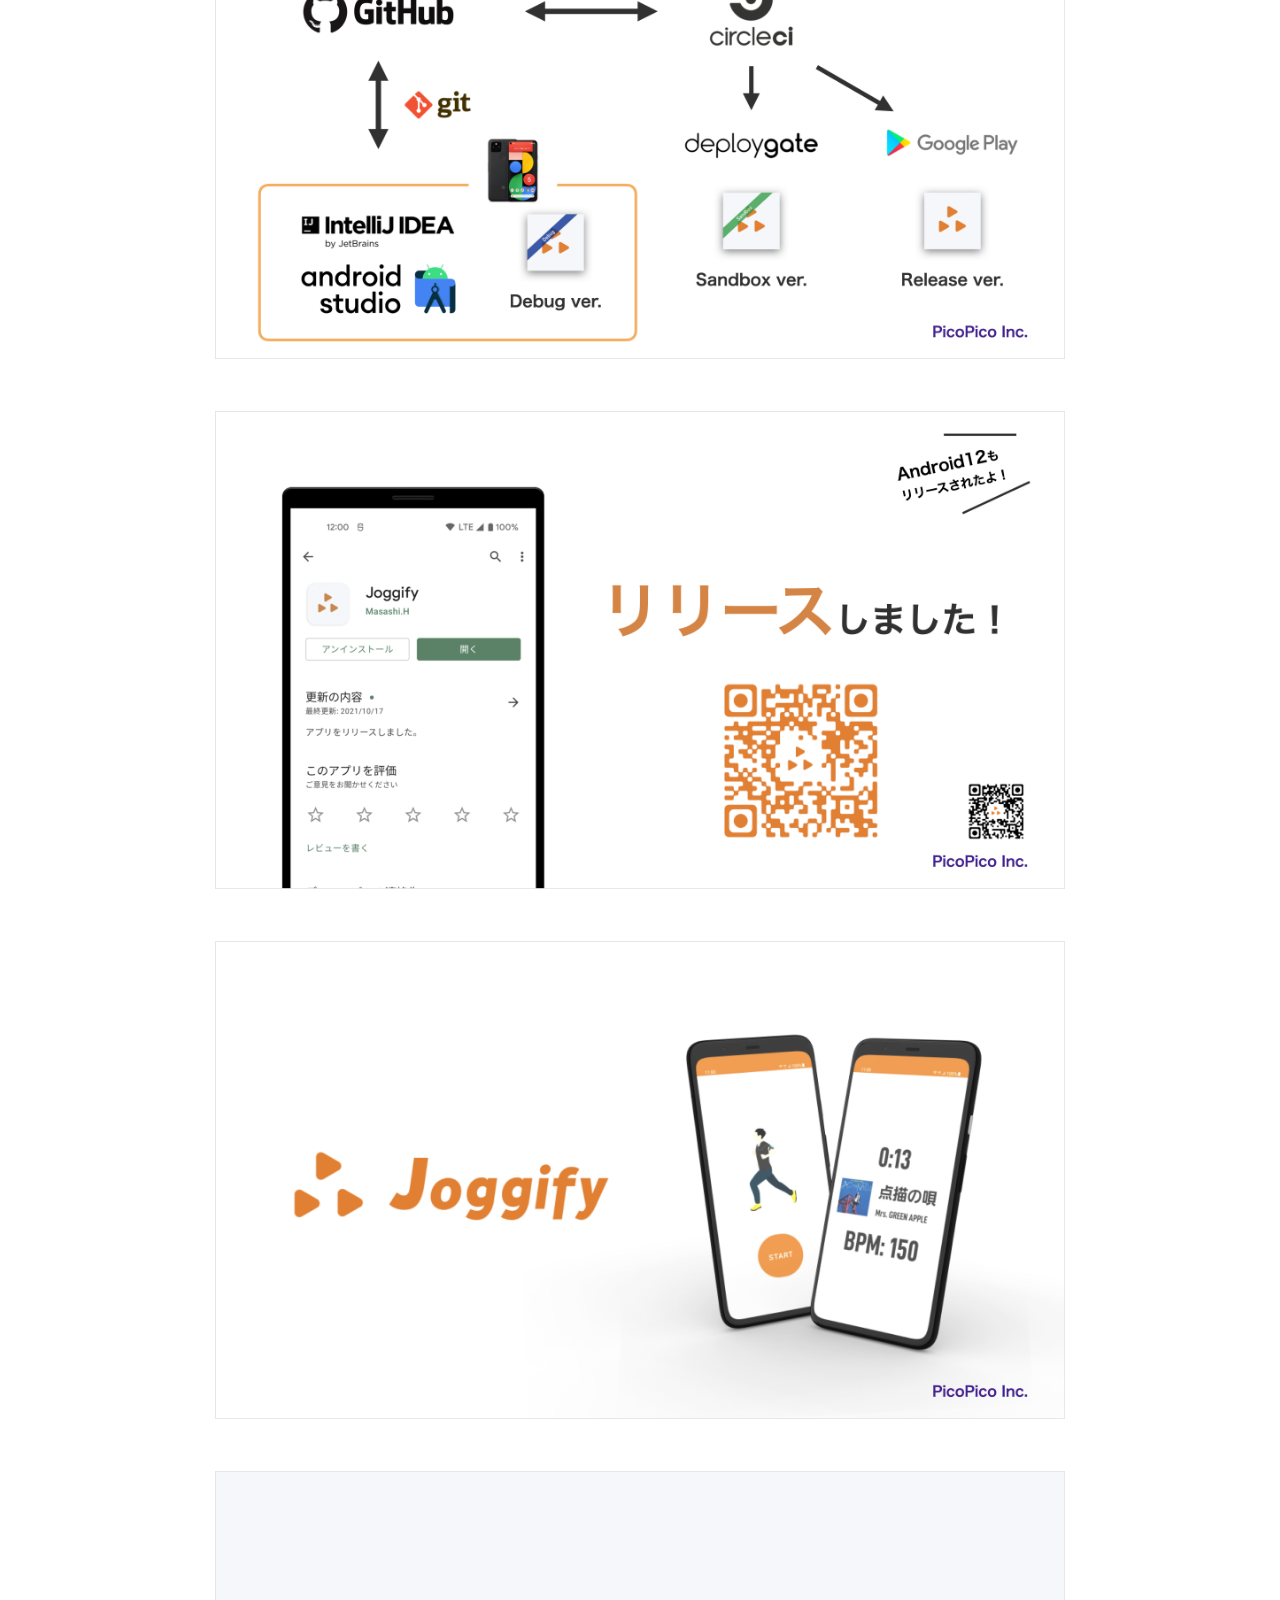
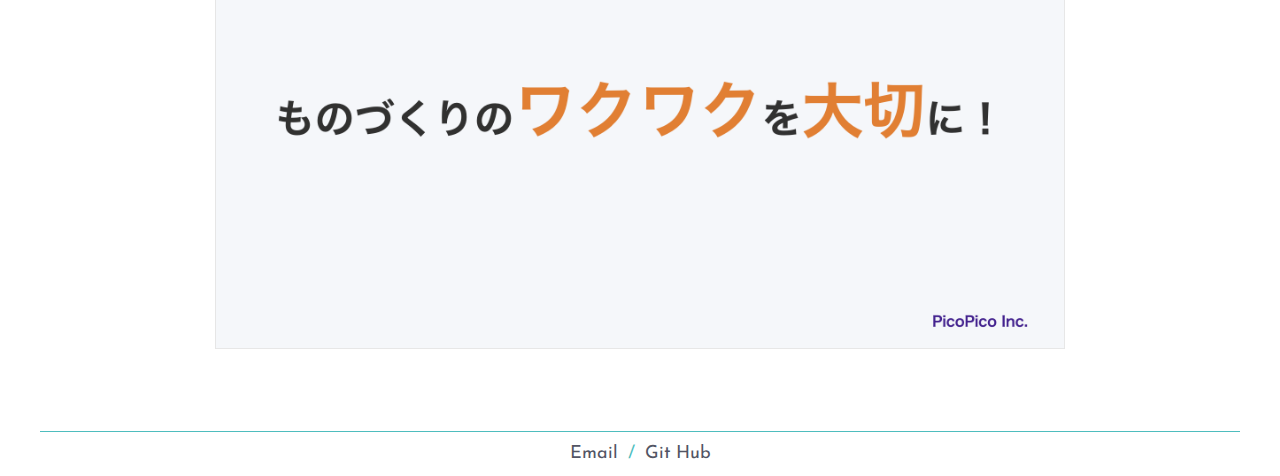
<file: work/joggify/joggify.html>
<!DOCTYPE html>
<html lang="en">
<head>
    <meta charset="UTF-8">
    <meta http-equiv="X-UA-Compatible" content="IE=edge">
    <meta name="viewport" content="width=device-width, initial-scale=1.0">
    <title>Ayaka Yoshizawa - Portfolio</title>
    <link rel="stylesheet" href="../work.css">

    <style>@import url('https://fonts.googleapis.com/css2?family=Josefin+Sans:ital,wght@1,400&family=Varta:wght@700&display=swap');</style>
</head>
<body>
    <header>
        <div class="wrap">
            <a href="../../index.html">Ayaka Yoshizawa</a>
            <div class="nav">
                <ul>
                    <li><a href="../../index.html">Work</a></li>
                    <li><a href="../../about/about.html">About</a></li>
                </ul>
            </div>
        </div>
    </header>

    <section>
        <div class="hello">
            <h1>Joggify</h1>
        </div>
    </section>
    
    <section>
        <div class="wrap">
            <div class="contents">
                <h2>Overview</h2>
                <p>
                    Joggify - 走るテンポに合わせて選曲
                </p>
                <p>
                    ハッカソン｜SPAJAM 予選<br>
                    テーマ｜「やさしい」<br>
                    期間｜2日間（2021.10.09〜10.10）
                </p>
                <figure>
                    <img src="img/joggify_01.png" alt="">
                    <img src="img/joggify_02.png" alt="">
                    <img src="img/joggify_03.png" alt="">
                    <img src="img/joggify_04.png" alt="">
                    <img src="img/joggify_05.png" alt="">
                    <img src="img/joggify_06.png" alt="">
                    <img src="img/joggify_07.png" alt="">
                    <img src="img/joggify_08.png" alt="">
                    <img src="img/joggify_09.png" alt="">
                    <img src="img/joggify_10.png" alt="">
                    <img src="img/joggify_11.png" alt="">
                    <img src="img/joggify_12.png" alt="">
                    <img src="img/joggify_13.png" alt="">
                    <img src="img/joggify_14.png" alt="">
                    <img src="img/joggify_15.png" alt="">
                    <img src="img/joggify_16.png" alt="">
                    <img src="img/joggify_17.png" alt="">
                    <img src="img/joggify_18.png" alt="">
                    <img src="img/joggify_19.png" alt="">
                    <img src="img/joggify_20.png" alt="">
                    <img src="img/joggify_21.png" alt="">
                    <img src="img/joggify_22.png" alt="">
                    <img src="img/joggify_23.png" alt="">
                    <img src="img/joggify_24.png" alt="">
                </figure>
            </div>
        </div>
    </section>
    <footer>
        <div class="wrap">
            <a href="mailto:a.chan.177002@gmail.com" target="_blank">Email</a>
            <a href="https://github.com/a-rinchan" target="_blank">Git Hub</a>
        </div>
    </footer>
</body>
</html>
</file>
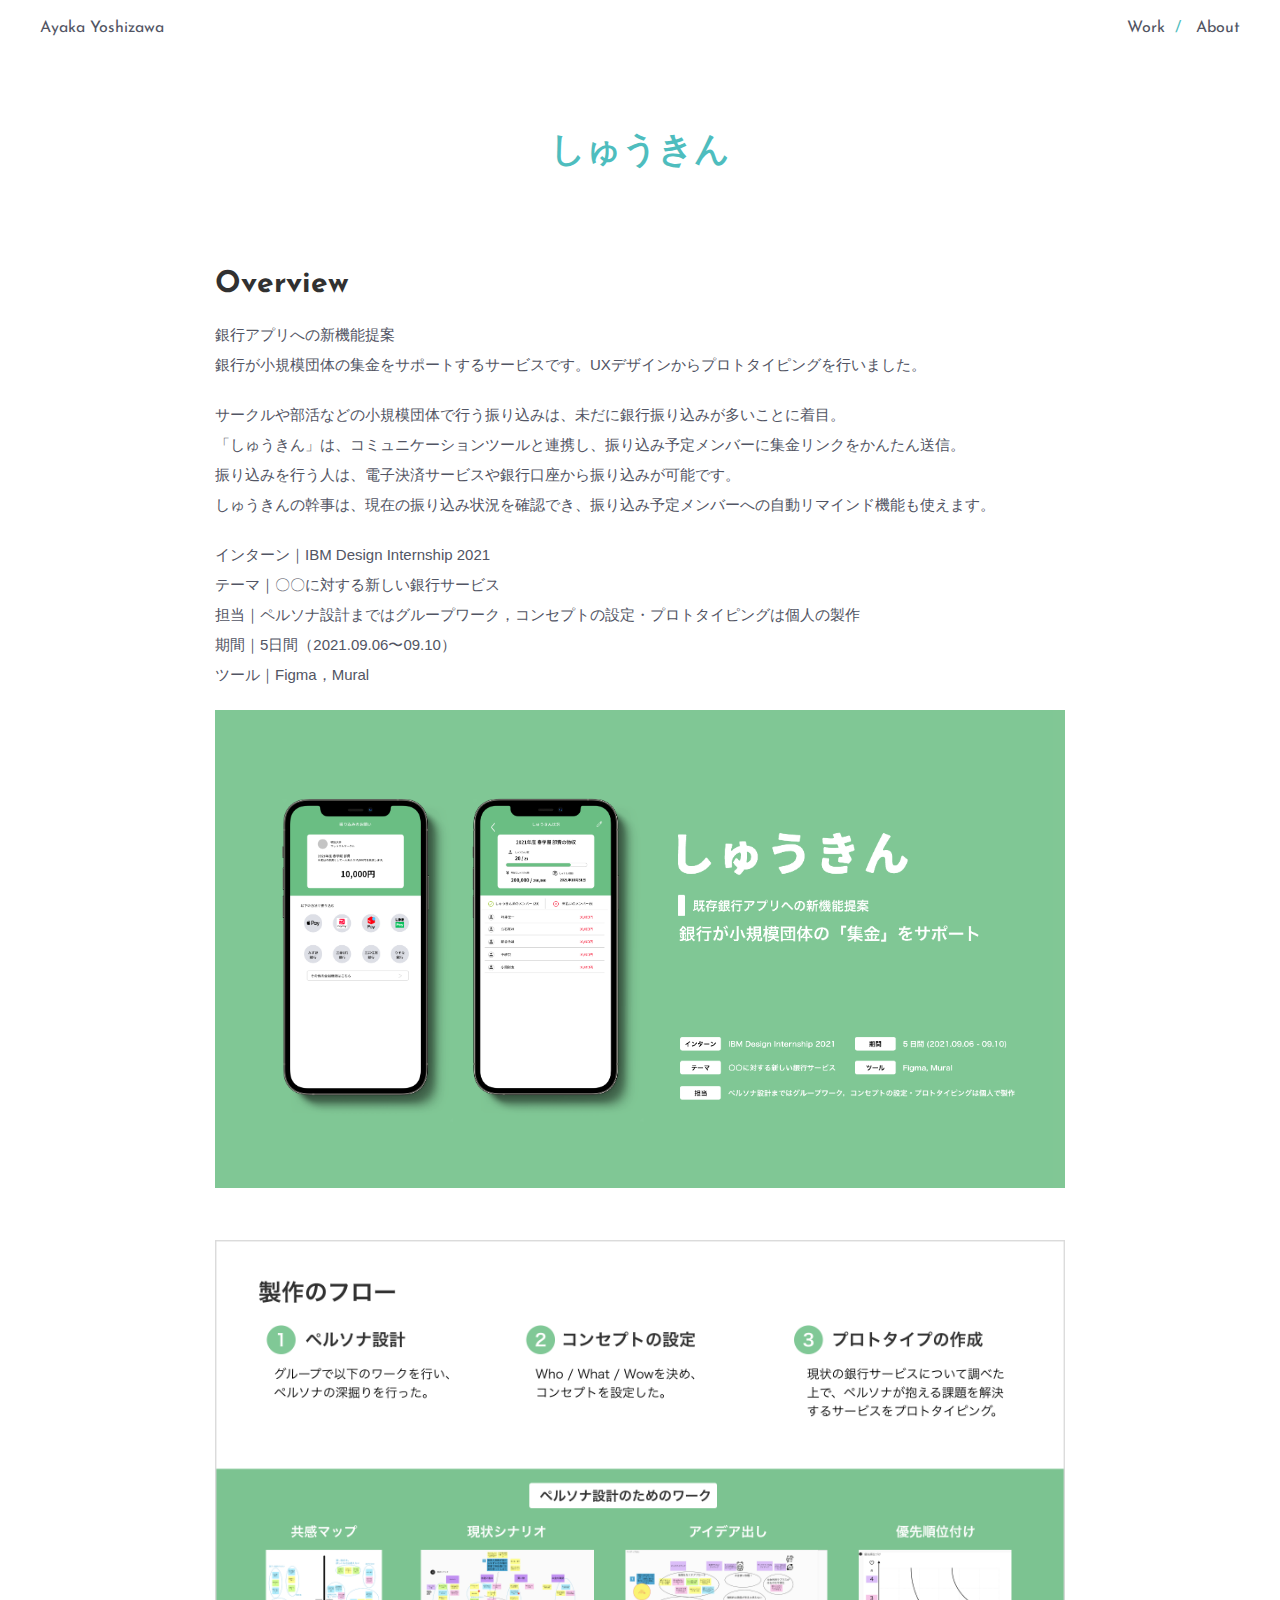
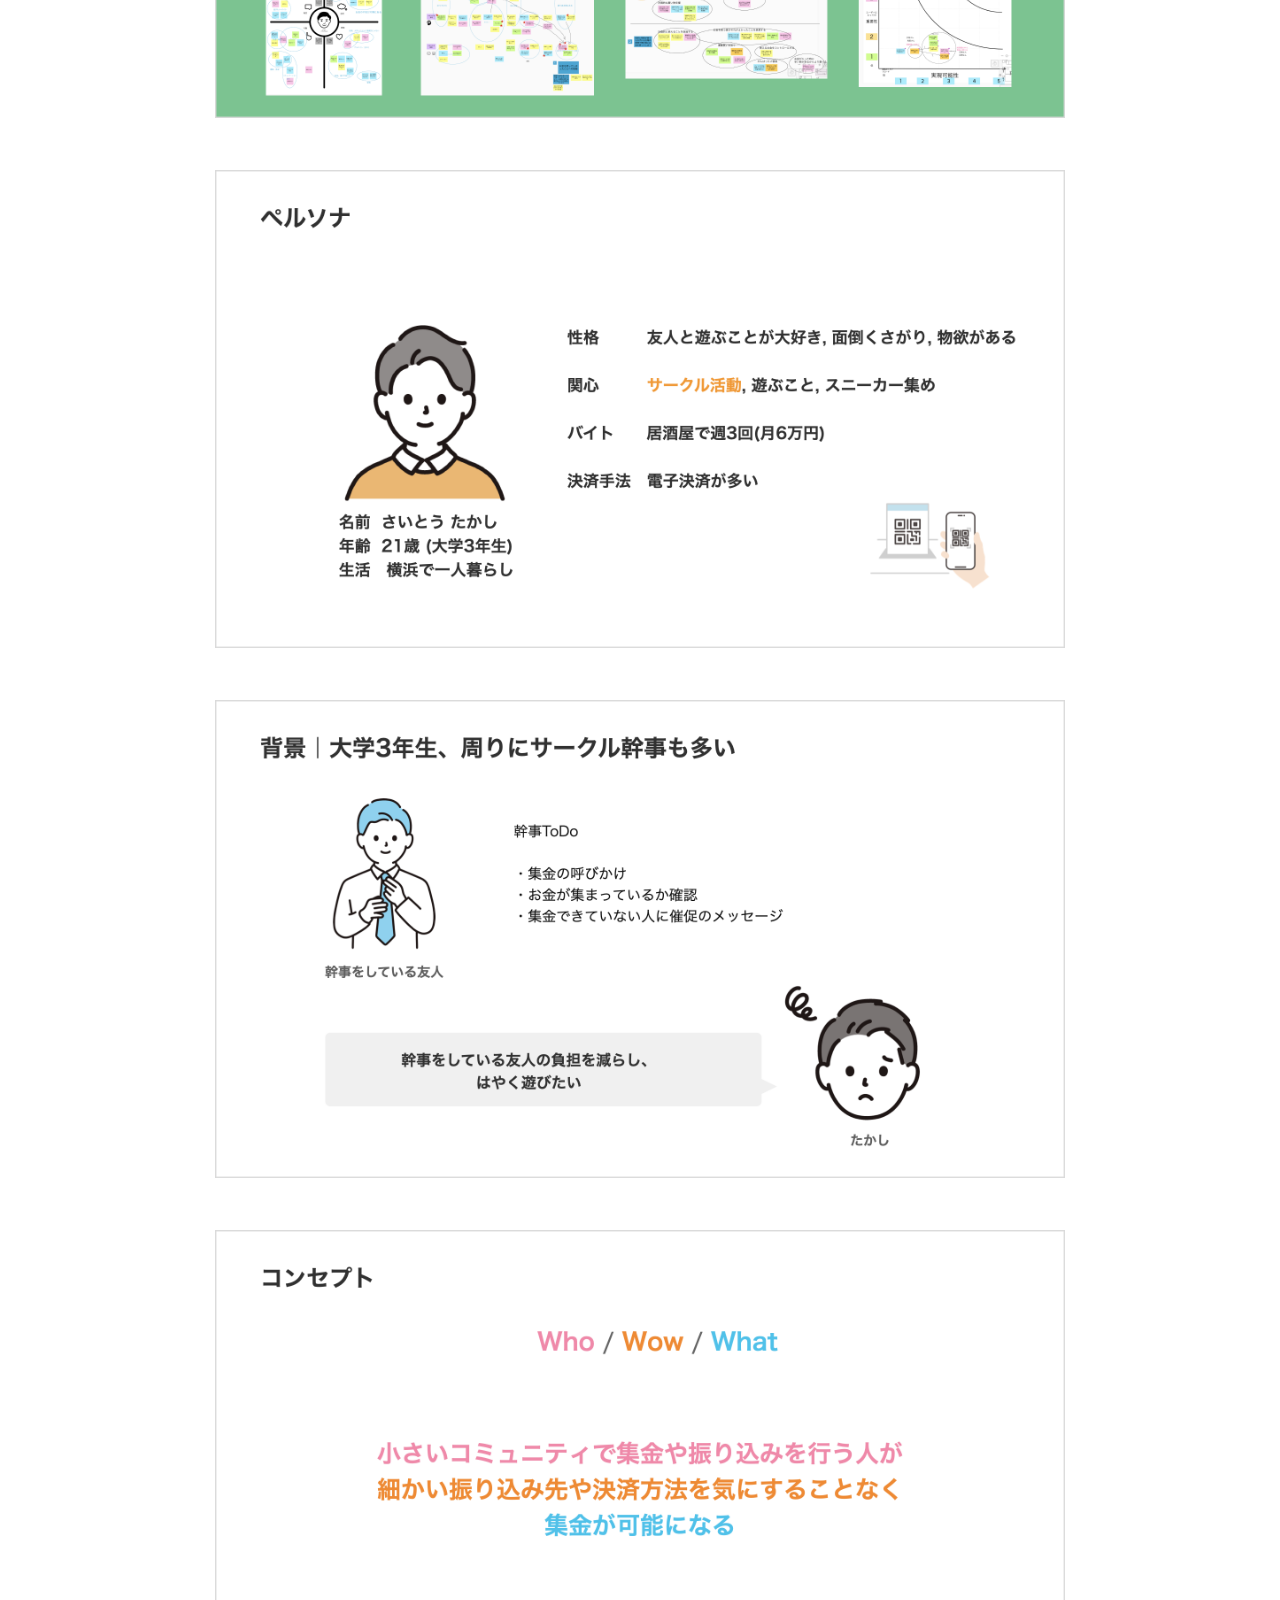
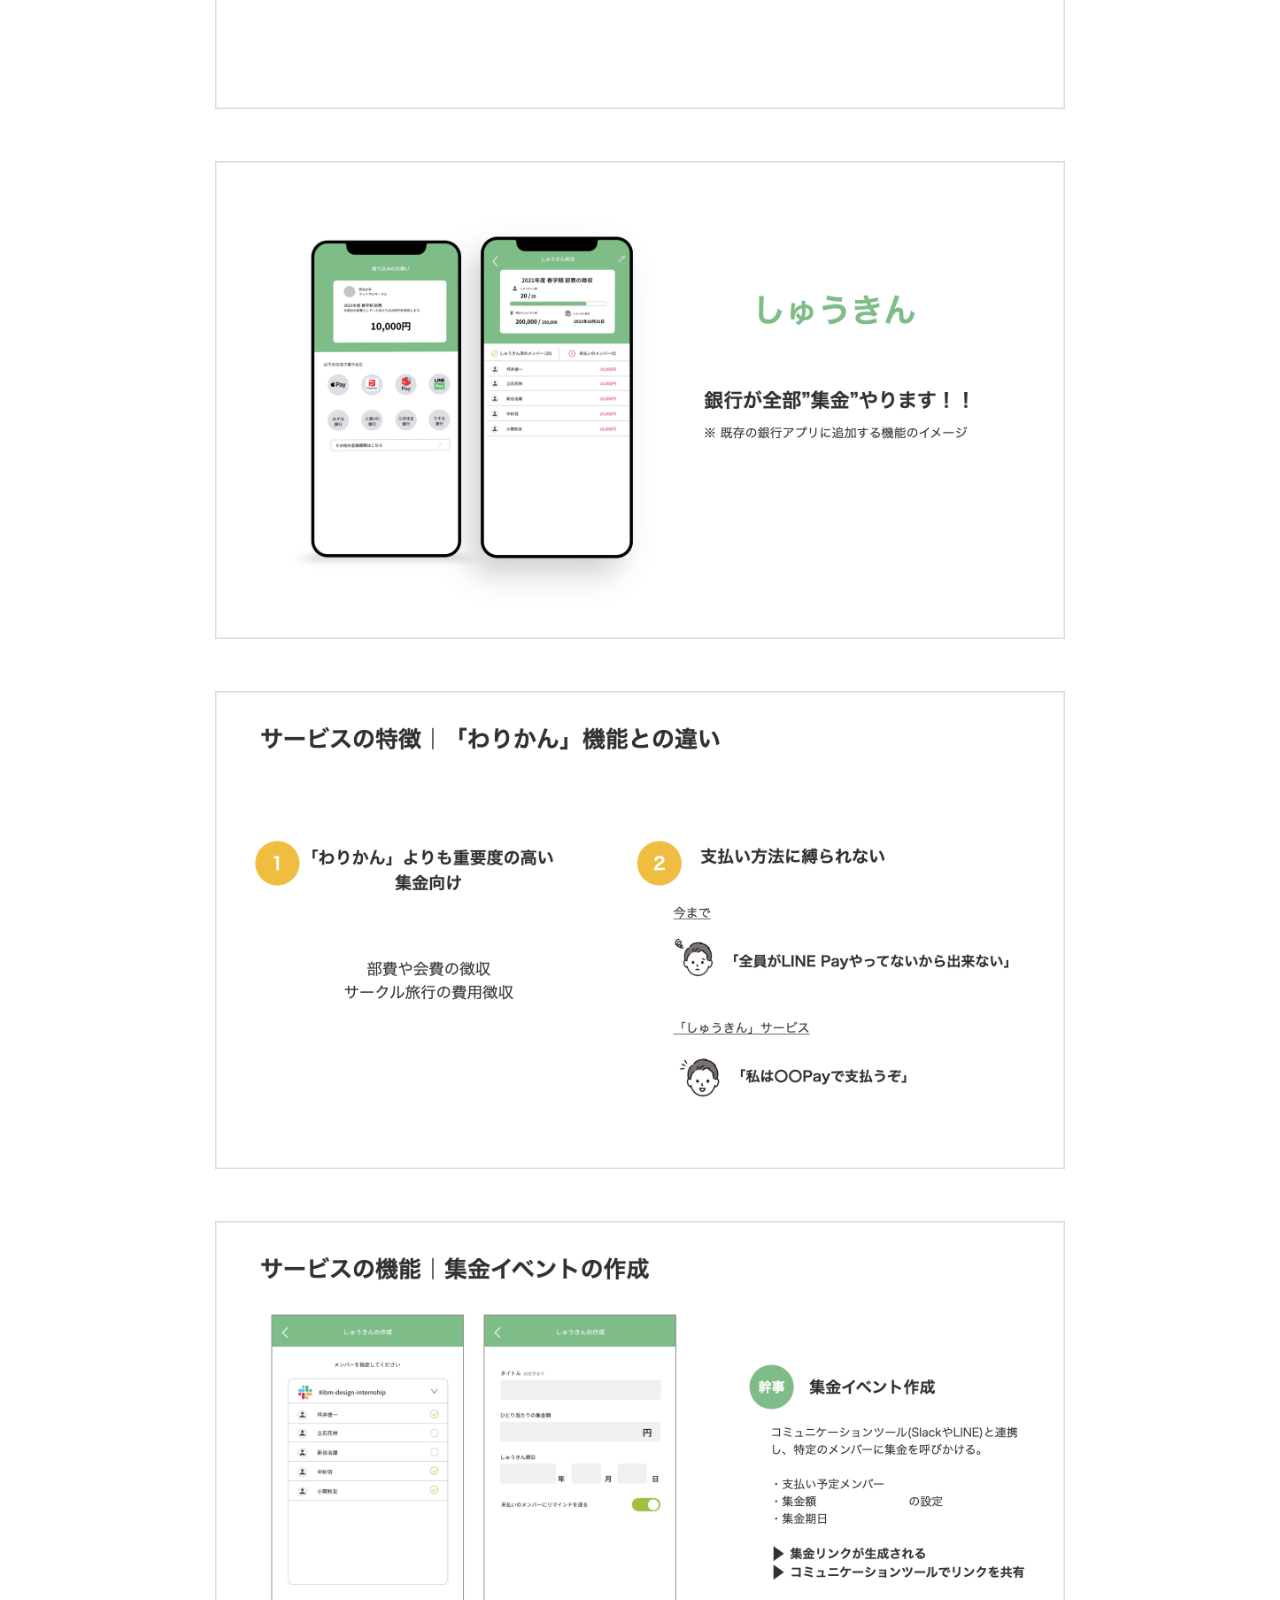
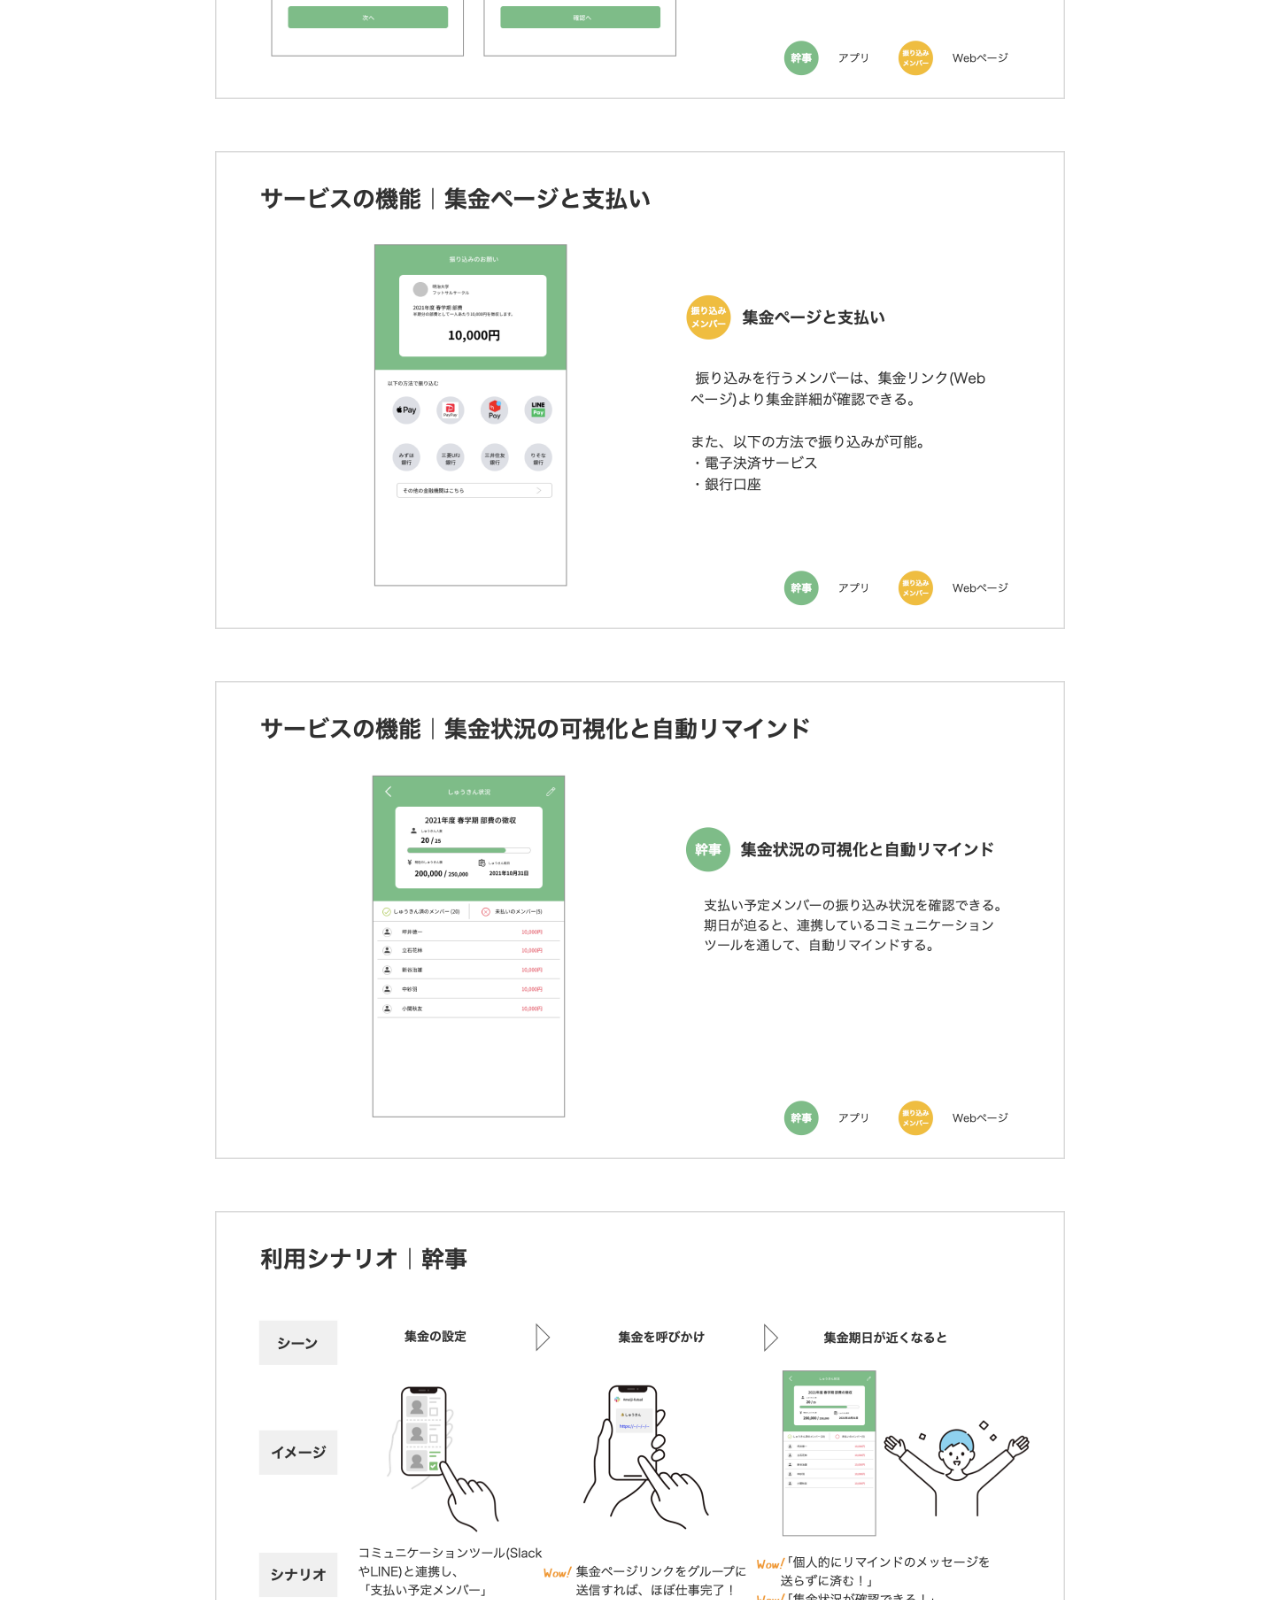
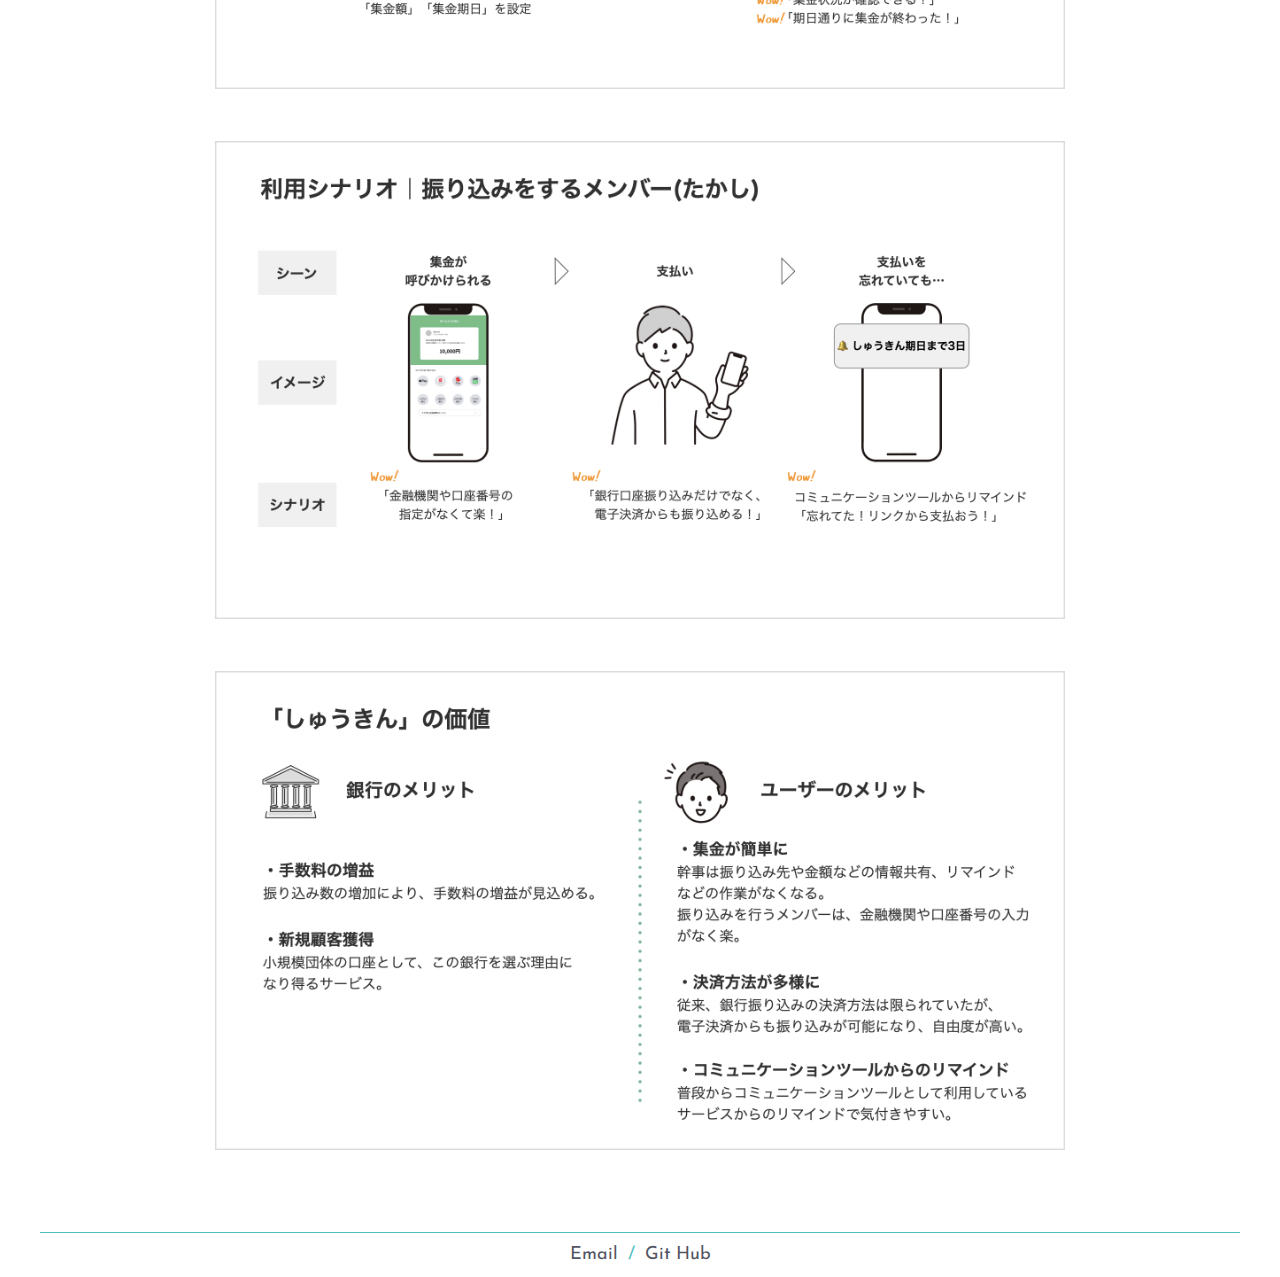
<file: work/syukin_ibm/syukin_ibm.html>
<!DOCTYPE html>
<html lang="en">
<head>
    <meta charset="UTF-8">
    <meta http-equiv="X-UA-Compatible" content="IE=edge">
    <meta name="viewport" content="width=device-width, initial-scale=1.0">
    <title>Ayaka Yoshizawa - Portfolio</title>
    <link rel="stylesheet" href="../work.css">

    <style>@import url('https://fonts.googleapis.com/css2?family=Josefin+Sans:ital,wght@1,400&family=Varta:wght@700&display=swap');</style>
</head>
<body>
    <header>
        <div class="wrap">
            <a href="../../index.html">Ayaka Yoshizawa</a>
            <div class="nav">
                <ul>
                    <li><a href="../../index.html">Work</a></li>
                    <li><a href="../../about/about.html">About</a></li>
                </ul>
            </div>
        </div>
    </header>

    <section>
        <div class="hello">
            <h1>しゅうきん</h1>
        </div>
    </section>
    
    <section>
        <div class="wrap">
            <div class="contents">
                <h2>Overview</h2>
                <p>
                    銀行アプリへの新機能提案<br>
                    銀行が小規模団体の集金をサポートするサービスです。UXデザインからプロトタイピングを行いました。
                </p>
                <p>
                    サークルや部活などの小規模団体で行う振り込みは、未だに銀行振り込みが多いことに着目。<br>
                    「しゅうきん」は、コミュニケーションツールと連携し、振り込み予定メンバーに集金リンクをかんたん送信。<br>
                    振り込みを行う人は、電子決済サービスや銀行口座から振り込みが可能です。<br>
                    しゅうきんの幹事は、現在の振り込み状況を確認でき、振り込み予定メンバーへの自動リマインド機能も使えます。
                </p>
                <p>
                    インターン｜IBM Design Internship 2021<br>
                    テーマ｜〇〇に対する新しい銀行サービス<br>
                    担当｜ペルソナ設計まではグループワーク，コンセプトの設定・プロトタイピングは個人の製作<br>
                    期間｜5日間（2021.09.06〜09.10）<br>
                    ツール｜Figma，Mural
                </p>
                <figure>
                    <img src="img/IBM_Internship_00.png" alt="">
                    <img src="img/IBM_Internship_01.png" alt="">
                    <img src="img/IBM_Internship_02.png" alt="">
                    <img src="img/IBM_Internship_04.png" alt="">
                    <img src="img/IBM_Internship_05.png" alt="">
                    <img src="img/IBM_Internship_06.png" alt="">
                    <img src="img/IBM_Internship_07.png" alt="">
                    <img src="img/IBM_Internship_08.png" alt="">
                    <img src="img/IBM_Internship_09.png" alt="">
                    <img src="img/IBM_Internship_10.png" alt="">
                    <img src="img/IBM_Internship_11.png" alt="">
                    <img src="img/IBM_Internship_12.png" alt="">
                    <img src="img/IBM_Internship_13.png" alt="">
                </figure>
            </div>
        </div>
    </section>
    <footer>
        <div class="wrap">
            <a href="mailto:a.chan.177002@gmail.com" target="_blank">Email</a>
            <a href="https://github.com/a-rinchan" target="_blank">Git Hub</a>
        </div>
    </footer>
</body>
</html>
</file>
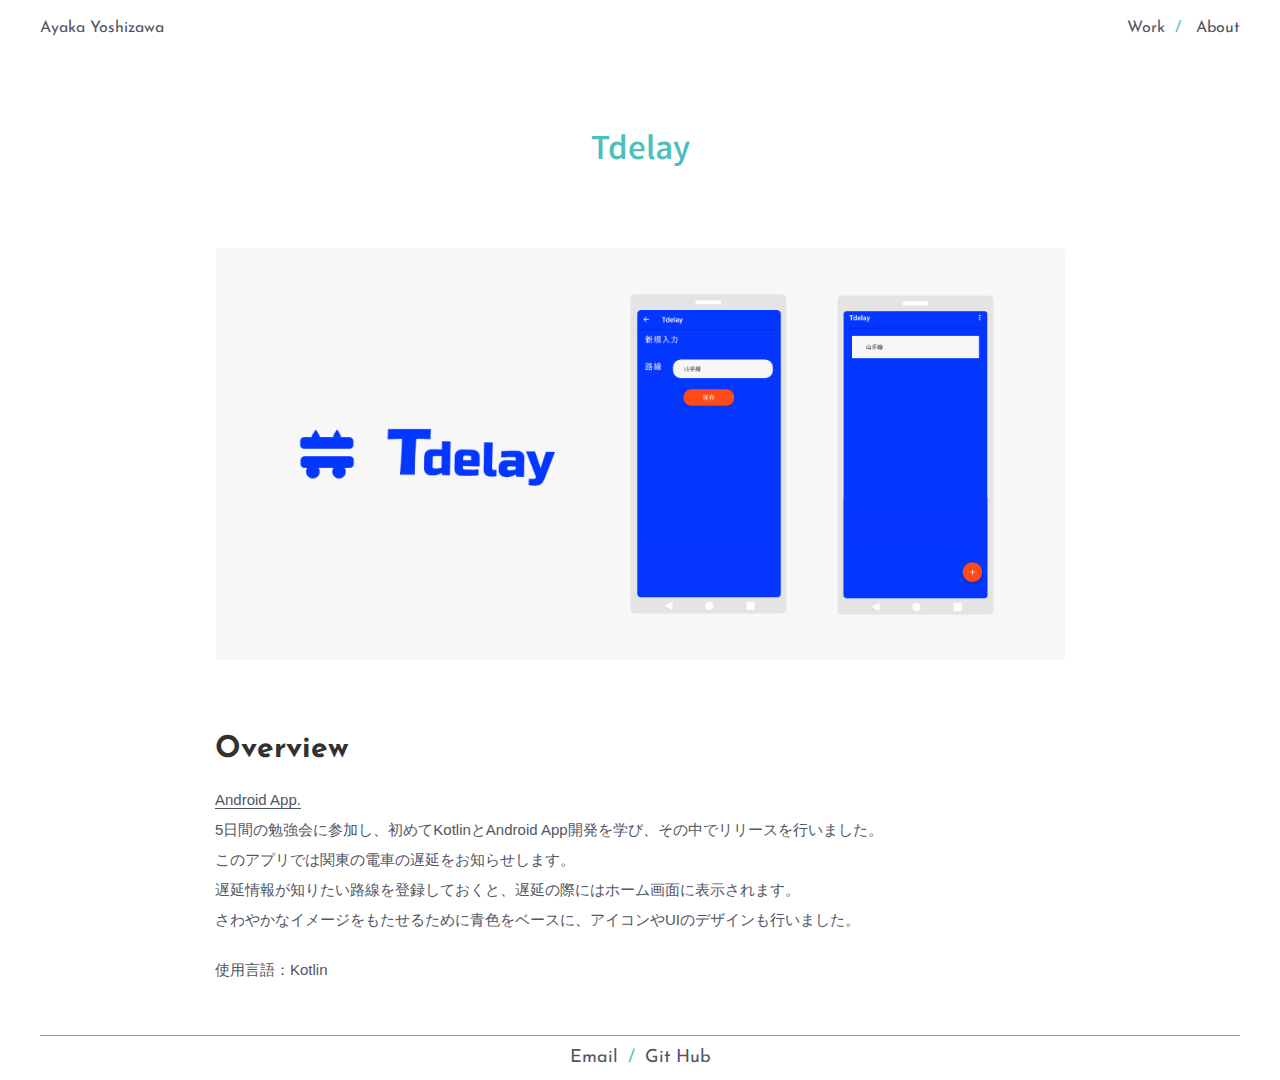
<file: work/tdelay/tdelay.html>
<!DOCTYPE html>
<html lang="en">
<head>
    <meta charset="UTF-8">
    <meta http-equiv="X-UA-Compatible" content="IE=edge">
    <meta name="viewport" content="width=device-width, initial-scale=1.0">
    <title>Ayaka Yoshizawa - Portfolio</title>
    <link rel="stylesheet" href="../work.css">

    <style>@import url('https://fonts.googleapis.com/css2?family=Josefin+Sans:ital,wght@1,400&family=Varta:wght@700&display=swap');</style>
</head>
<body>
    <header>
        <div class="wrap">
            <a href="../../index.html">Ayaka Yoshizawa</a>
            <div class="nav">
                <ul>
                    <li><a href="../../index.html">Work</a></li>
                    <li><a href="../../about/about.html">About</a></li>
                </ul>
            </div>
        </div>
    </header>

    <section>
        <div class="hello">
            <h1>Tdelay</h1>
        </div>
    </section>
    
    <section>
        <div class="wrap">
            <div class="contents">
                <figure>
                    <img src="img/tdelay_header.png" alt="">
                </figure>
                <h2>Overview</h2>
                <p><a href="https://play.google.com/store/apps/details?id=com.a_rin.tdelay" target="_blank">Android App.</a><br>
                    5日間の勉強会に参加し、初めてKotlinとAndroid App開発を学び、その中でリリースを行いました。<br>
                    このアプリでは関東の電車の遅延をお知らせします。<br>
                    遅延情報が知りたい路線を登録しておくと、遅延の際にはホーム画面に表示されます。<br>
                    さわやかなイメージをもたせるために青色をベースに、アイコンやUIのデザインも行いました。
                </p>
                <p>
                    使用言語：Kotlin
                </p>
            </div>
        </div>
    </section>
    <footer>
        <div class="wrap">
            <a href="mailto:a.chan.177002@gmail.com" target="_blank">Email</a>
            <a href="https://github.com/a-rinchan" target="_blank">Git Hub</a>
        </div>
    </footer>
</body>
</html>
</file>
<file: about/about.css>
* {
    margin: 0;
    padding: 0;
}

html{ 
    font-size: 62.5%;
    font-family: "游ゴシック", "Yu Gothic", "游ゴシック体", "YuGothic", sans-serif;
 }

:root{
    --main-color: #313131;
    --text-color: #525564;
    --accent-color: #4EBDBE;
}

a{
    text-decoration: none;
}

a:hover{
    color:  var(--accent-color);
    transition: 0.2s;
}

header{
    display: flex;
    justify-content: center;
}

section{
    justify-content: center;
    display: flex;
}

.wrap{
    width: 100%;
    max-width: 1200px;
    display: flex;
    justify-content: center;
}
/* header */
header .wrap{
    padding: 2rem 0;
    justify-content: space-between;
    font-family: 'Josefin Sans', sans-serif;
    font-size: 1.6rem;
}

header a{
    color: var(--text-color);
}

.nav li{
    list-style: none;
    display: inline-block;
}

.nav li:not(:last-child):after{
    content: "/";
    color: var(--accent-color);
    margin: 0 1rem;
}

/* hello */
.hello{
    width: 100%;
    max-width: 850px;
    padding: 7rem 0;
    text-align: center;
    position: relative;
}

.hello h1{
    font-size: 3.5rem;
    font-family: 'Varta', sans-serif;
    color: var(--accent-color);
}

/* contents */
.contents{
    width: 100%;
    max-width: 850px;
    justify-content: center;
    display: flex;
    flex-direction: column;
}

/* introduciton */
.intro{
    margin: 0 0 10rem;
    text-align: center;
}
.intro p{
    font-size: 1.5rem;
    color: var(--text-color);
    line-height: 3rem;
}

/* resume */
.resume{
    width: 100%;
    max-width: 850px;
    display: flex;
    justify-content: center;
    flex-direction: column;
}
.resume_item{
    display: flex;
    font-size: 1.3rem;
    padding-bottom: 5rem;
}

.resume_item h3{
    flex: 30%;
    font-size: 2.5rem;
    color: var(--main-color);
    font-family: 'Varta', sans-serif;
}

.resume_item ul{
    flex: 70%;
}

.resume_item li{
    list-style: none;
    font-size: 1.5rem;
    color: var(--text-color);
    padding-bottom: 2.4rem;
}

.resume_item strong{
    font-size: 1.7rem;
    color: var(--main-color);
}

/* fotter */
footer{
    width: 100%;
    display: flex;
    justify-content: center;
}
footer .wrap{
    border-top: 1px solid var(--accent-color);
    align-content: center;
}

footer a{
    color: var(--text-color);
    font-size: 1.8rem;
    font-family: 'Josefin Sans', sans-serif;
    padding: 1.3rem 0;
}

footer a:not(:last-child):after{
    content: "/";
    color: var(--accent-color);
    margin: 0 1rem;
}
</file>
<file: work/work.css>
* {
    margin: 0;
    padding: 0;
}

html{ 
    font-size: 62.5%;
    font-family: "游ゴシック", "Yu Gothic", "游ゴシック体", "YuGothic", sans-serif; 
}

:root{
    --main-color: #313131;
    --text-color: #525564;
    --accent-color: #4EBDBE;
}

a{
    text-decoration: none;
}

a:hover{
    color:  var(--accent-color);
    transition: 0.2s;
}

header{
    display: flex;
    justify-content: center;
}

section{
    justify-content: center;
    display: flex;
}

.wrap{
    width: 100%;
    max-width: 1200px;
    display: flex;
    justify-content: center;
}
/* header */
header .wrap{
    padding: 2rem 0;
    justify-content: space-between;
    font-family: 'Josefin Sans', sans-serif;
    font-size: 1.6rem;
}

header a{
    color: var(--text-color);
}

.nav li{
    list-style: none;
    display: inline-block;
}

.nav li:not(:last-child):after{
    content: "/";
    color: var(--accent-color);
    margin: 0 1rem;
}

/* hello */
.hello{
    width: 100%;
    max-width: 850px;
    padding: 7rem 0;
    text-align: center;
    position: relative;
}

.hello h1{
    font-size: 3.5rem;
    font-family: 'Varta', "游ゴシック", "Yu Gothic", "游ゴシック体", "YuGothic", sans-serif;
    color: var(--accent-color);
}

/* contents */
.contents{
    width: 100%;
    max-width: 850px;
    margin-bottom: 3rem;
    justify-content: center;
    display: flex;
    flex-direction: column;
}

.contents img{
    width: 100%;
    margin-bottom: 5rem;
}

.contents iframe{
    width: 73rem;
    height: 41rem;
    margin: 0 auto 5rem;
}

.contents h2{
    margin: 2rem 0;
    font-size: 3rem;
    font-family: 'Josefin Sans', sans-serif;
    color: var(--main-color);
}
.contents a{
    color: var(--text-color);
    font-family: "游ゴシック", "Yu Gothic", "游ゴシック体", "YuGothic", sans-serif; 
    font-size: 1.5rem;
    box-shadow: 0 1px var(--text-color);
    position: relative;
}

.contents a:hover{
    color: var(--accent-color);
    box-shadow: 0 1px var(--accent-color);
}
.contents p{
    margin:0 0 2rem;
    font-size: 1.5rem;
    color: var(--text-color);
    line-height: 3rem;
}

.twitter-tweet{
    margin: 0 auto;
}

/* fotter */
footer{
    width: 100%;
    display: flex;
    justify-content: center;
}
footer .wrap{
    border-top: 1px solid var(--accent-color);
    align-content: center;
}

footer a{
    color: var(--text-color);
    font-size: 1.8rem;
    font-family: 'Josefin Sans', sans-serif;
    padding: 1.3rem 0;
}

footer a:not(:last-child):after{
    content: "/";
    color: var(--accent-color);
    margin: 0 1rem;
}
</file>
